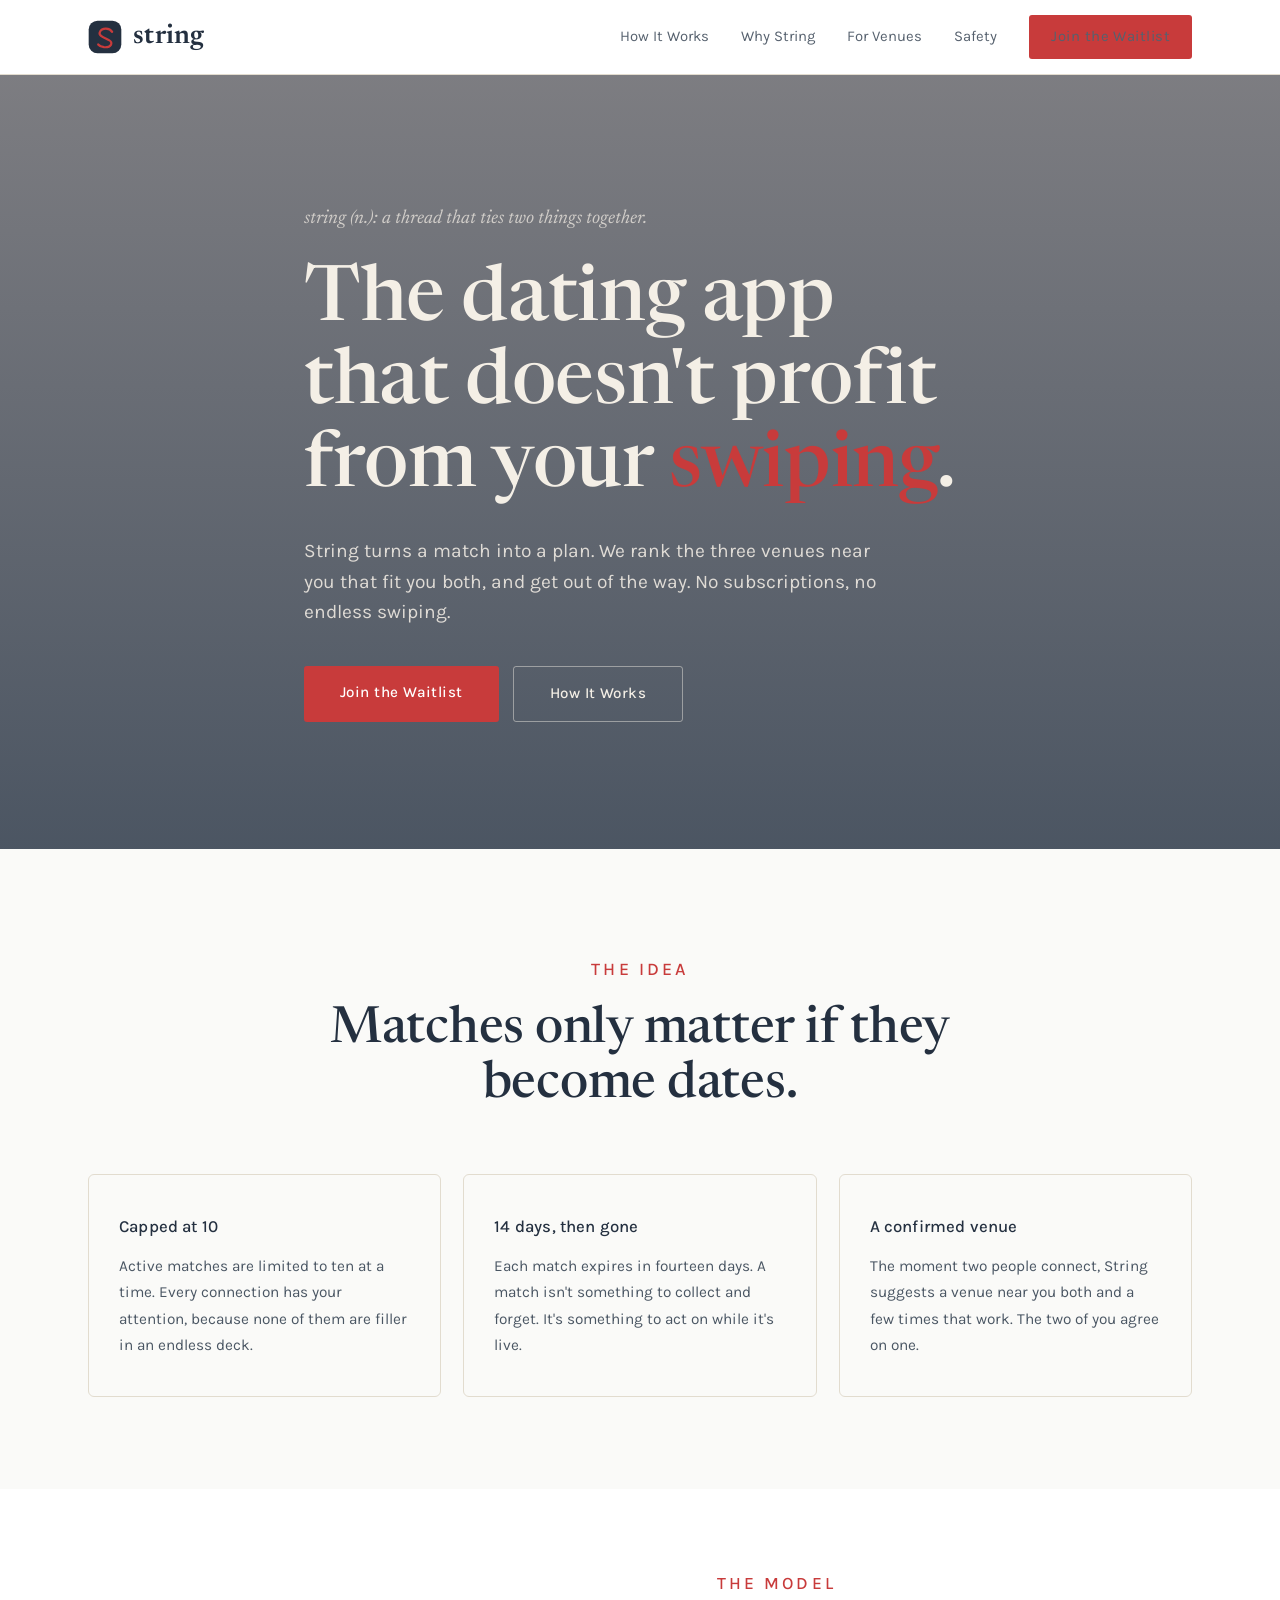
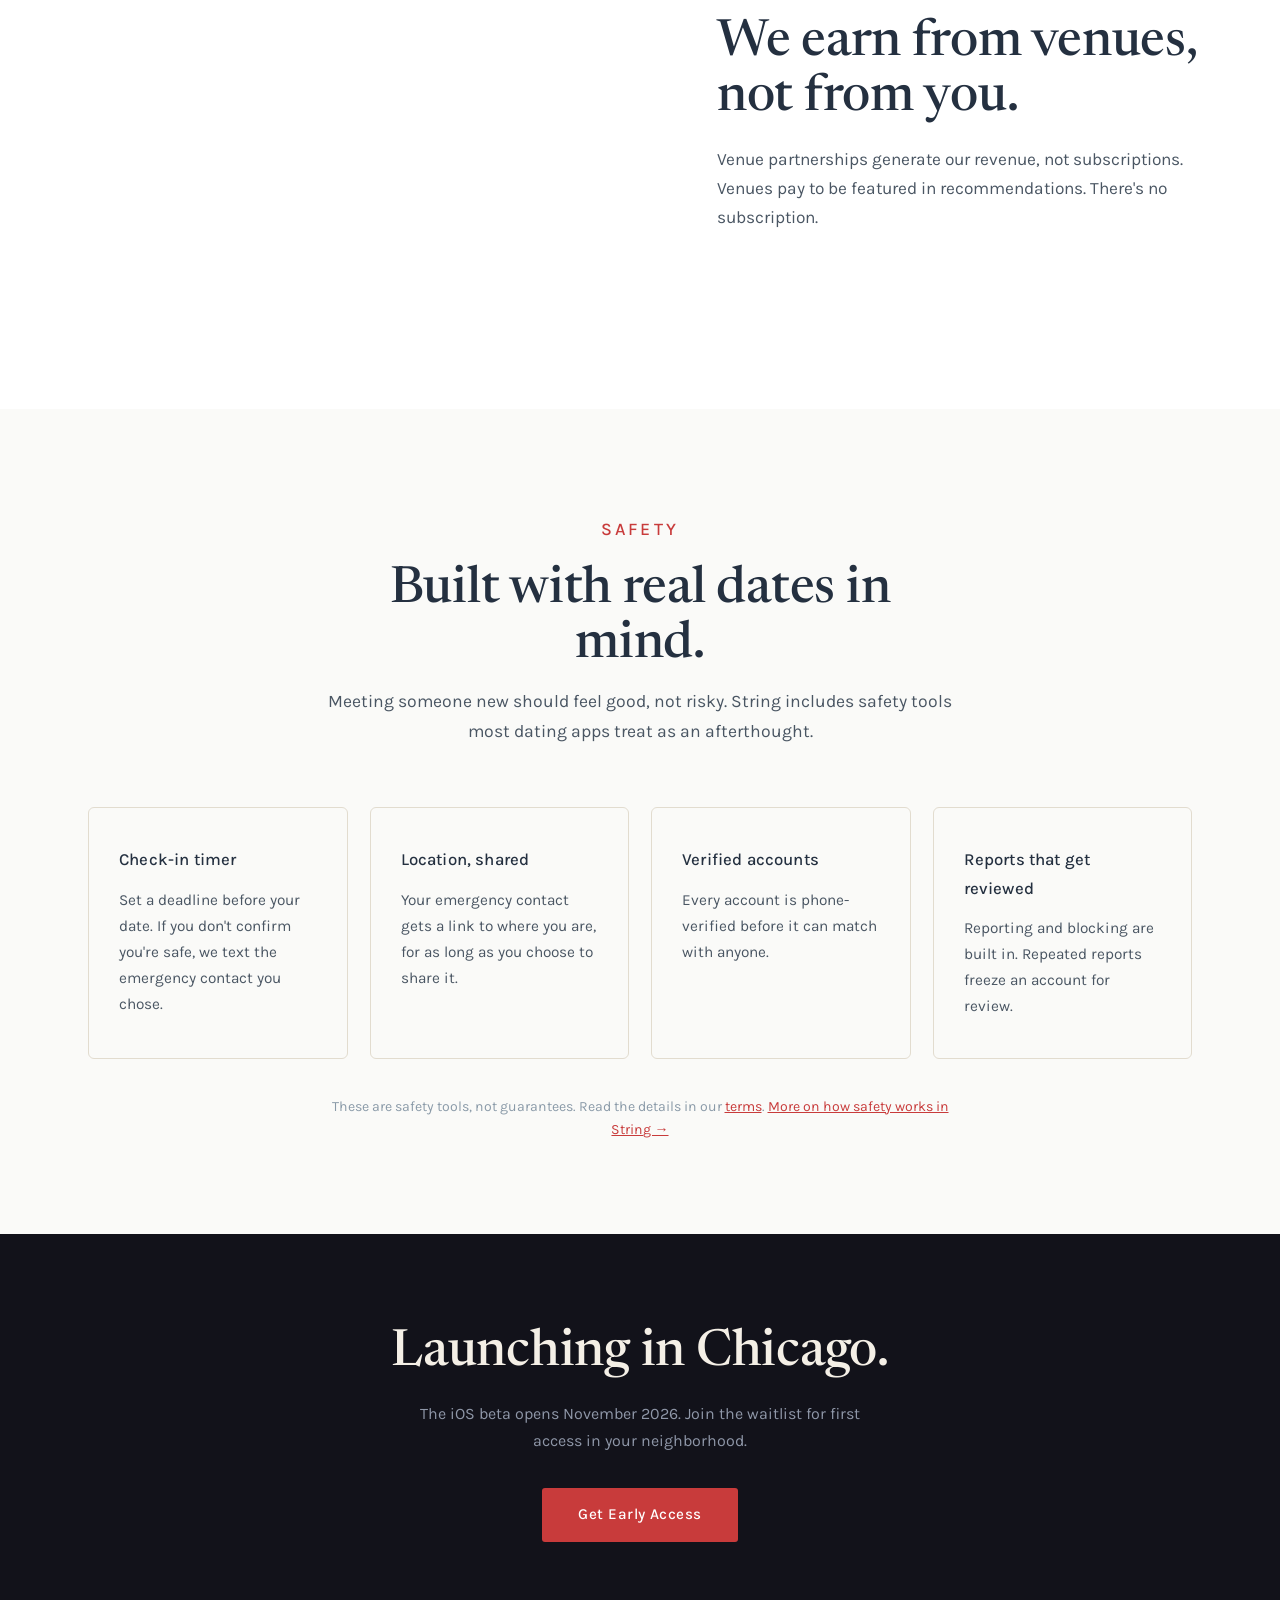
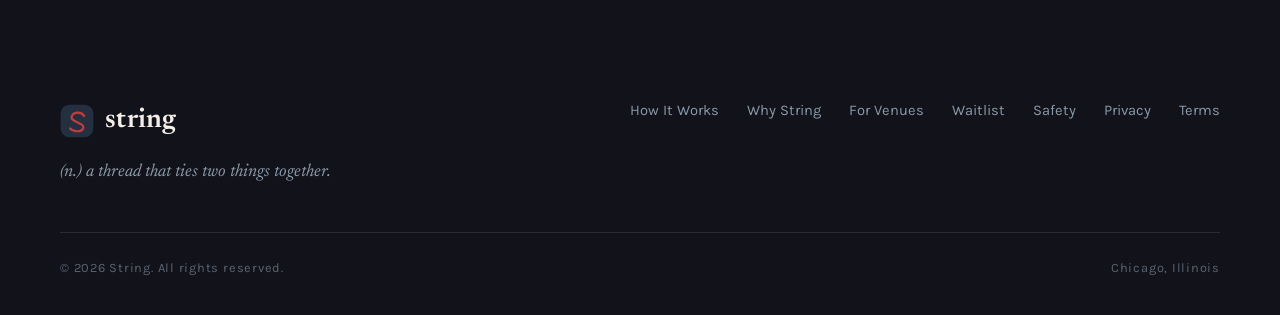
<file: index.html>
<!DOCTYPE html>
<html lang="en">
<head>
<meta charset="UTF-8">
<meta name="viewport" content="width=device-width, initial-scale=1.0">
<title>String — a thread that ties two things together</title>
<meta name="description" content="String is a dating app built to get you to a real date, with a check-in timer, phone-verified accounts, and photo moderation built in. Venues support the app; there's no subscription. iOS beta, November 2026.">
<link rel="icon" type="image/svg+xml" href="string-mark.svg">
<link rel="preconnect" href="https://fonts.googleapis.com">
<link rel="preconnect" href="https://fonts.gstatic.com" crossorigin>
<link href="https://fonts.googleapis.com/css2?family=Newsreader:ital,wght@0,400;0,500;0,600;1,400;1,500&family=Karla:wght@400;500;600&display=swap" rel="stylesheet">
<link rel="stylesheet" href="styles.css">
</head>
<body>

<nav>
  <div class="nav-inner">
    <a class='logo' href='index.html'><img src="string-mark.svg" alt=""> string</a>
    <div class="nav-links">
      <a href='how-it-works.html'>How It Works</a>
      <a href='why-string.html'>Why String</a>
      <a href='partners.html'>For Venues</a>
      <a href='safety.html'>Safety</a>
      <a class='btn btn-primary btn-small' href='waitlist.html'>Join the Waitlist</a>
    </div>
  </div>
</nav>

<header class="hero-photo" style="--photo: url('https://images.unsplash.com/photo-1616624446421-b6a136da737d?q=80&w=2400&auto=format&fit=crop')">
  <div class="container">
    <p class="definition">string (n.): a thread that ties two things together.</p>
    <h1>The dating app that doesn't profit from your <span class="accent">swiping</span>.</h1>
    <p class="lead">String turns a match into a plan. We rank the three venues near you that fit you both, and get out of the way. No subscriptions, no endless swiping.</p>
    <div class="hero-cta">
      <a class='btn btn-primary' href='waitlist.html'>Join the Waitlist</a>
      <a class='btn btn-outline-light' href='how-it-works.html'>How It Works</a>
    </div>
  </div>
</header>

<section class="band">
  <div class="container">
    <div class="section-head">
      <p class="eyebrow">The idea</p>
      <h2>Matches only matter if they become dates.</h2>
    </div>
    <div class="cards">
      <div class="card">
        <h3>Capped at 10</h3>
        <p>Active matches are limited to ten at a time. Every connection has your attention, because none of them are filler in an endless deck.</p>
      </div>
      <div class="card">
        <h3>14 days, then gone</h3>
        <p>Each match expires in fourteen days. A match isn't something to collect and forget. It's something to act on while it's live.</p>
      </div>
      <div class="card">
        <h3>A confirmed venue</h3>
        <p>The moment two people connect, String suggests a venue near you both and a few times that work. The two of you agree on one.</p>
      </div>
    </div>
  </div>
</section>

<section class="split tall" style="padding:0;">
  <div class="split-photo" style="background-image:url('https://images.unsplash.com/photo-1771532447024-ee348a315f41?q=80&w=2000&auto=format&fit=crop')"></div>
  <div class="split-text">
    <p class="eyebrow">The model</p>
    <h2>We earn from venues, not from you.</h2>
    <p>Venue partnerships generate our revenue, not subscriptions. Venues pay to be featured in recommendations. There's no subscription.</p>
  </div>
</section>

<section class="band">
  <div class="container">
    <div class="section-head">
      <p class="eyebrow">Safety</p>
      <h2>Built with real dates in mind.</h2>
      <p>Meeting someone new should feel good, not risky. String includes safety tools most dating apps treat as an afterthought.</p>
    </div>
    <div class="cards">
      <div class="card">
        <h3>Check-in timer</h3>
        <p>Set a deadline before your date. If you don't confirm you're safe, we text the emergency contact you chose.</p>
      </div>
      <div class="card">
        <h3>Location, shared</h3>
        <p>Your emergency contact gets a link to where you are, for as long as you choose to share it.</p>
      </div>
      <div class="card">
        <h3>Verified accounts</h3>
        <p>Every account is phone-verified before it can match with anyone.</p>
      </div>
      <div class="card">
        <h3>Reports that get reviewed</h3>
        <p>Reporting and blocking are built in. Repeated reports freeze an account for review.</p>
      </div>
    </div>
    <p class="safety-note" style="text-align:center;">These are safety tools, not guarantees. Read the details in our <a href="terms.html">terms</a>. <a href="safety.html">More on how safety works in String →</a></p>
  </div>
</section>

<section class="band-ink">
  <div class="container narrow" style="text-align:center;">
    <h2 style="color:var(--cream);">Launching in Chicago.</h2>
    <p style="max-width:480px;margin:18px auto 34px;">The iOS beta opens November 2026. Join the waitlist for first access in your neighborhood.</p>
    <a class='btn btn-primary' href='waitlist.html'>Get Early Access</a>
  </div>
</section>

<footer>
  <div class="footer-inner">
    <div>
      <div class="logo"><img src="string-mark.svg" alt=""> string</div>
      <p class="footer-def">(n.) a thread that ties two things together.</p>
    </div>
    <div class="footer-links">
      <a href='how-it-works.html'>How It Works</a>
      <a href='why-string.html'>Why String</a>
      <a href='partners.html'>For Venues</a>
      <a href='waitlist.html'>Waitlist</a>
      <a href='safety.html'>Safety</a>
      <a href='privacy.html'>Privacy</a>
      <a href='terms.html'>Terms</a>
    </div>
  </div>
  <div class="copyright">
    <span>© 2026 String. All rights reserved.</span>
    <span>Chicago, Illinois</span>
  </div>
</footer>

</body>
</html>
</file>
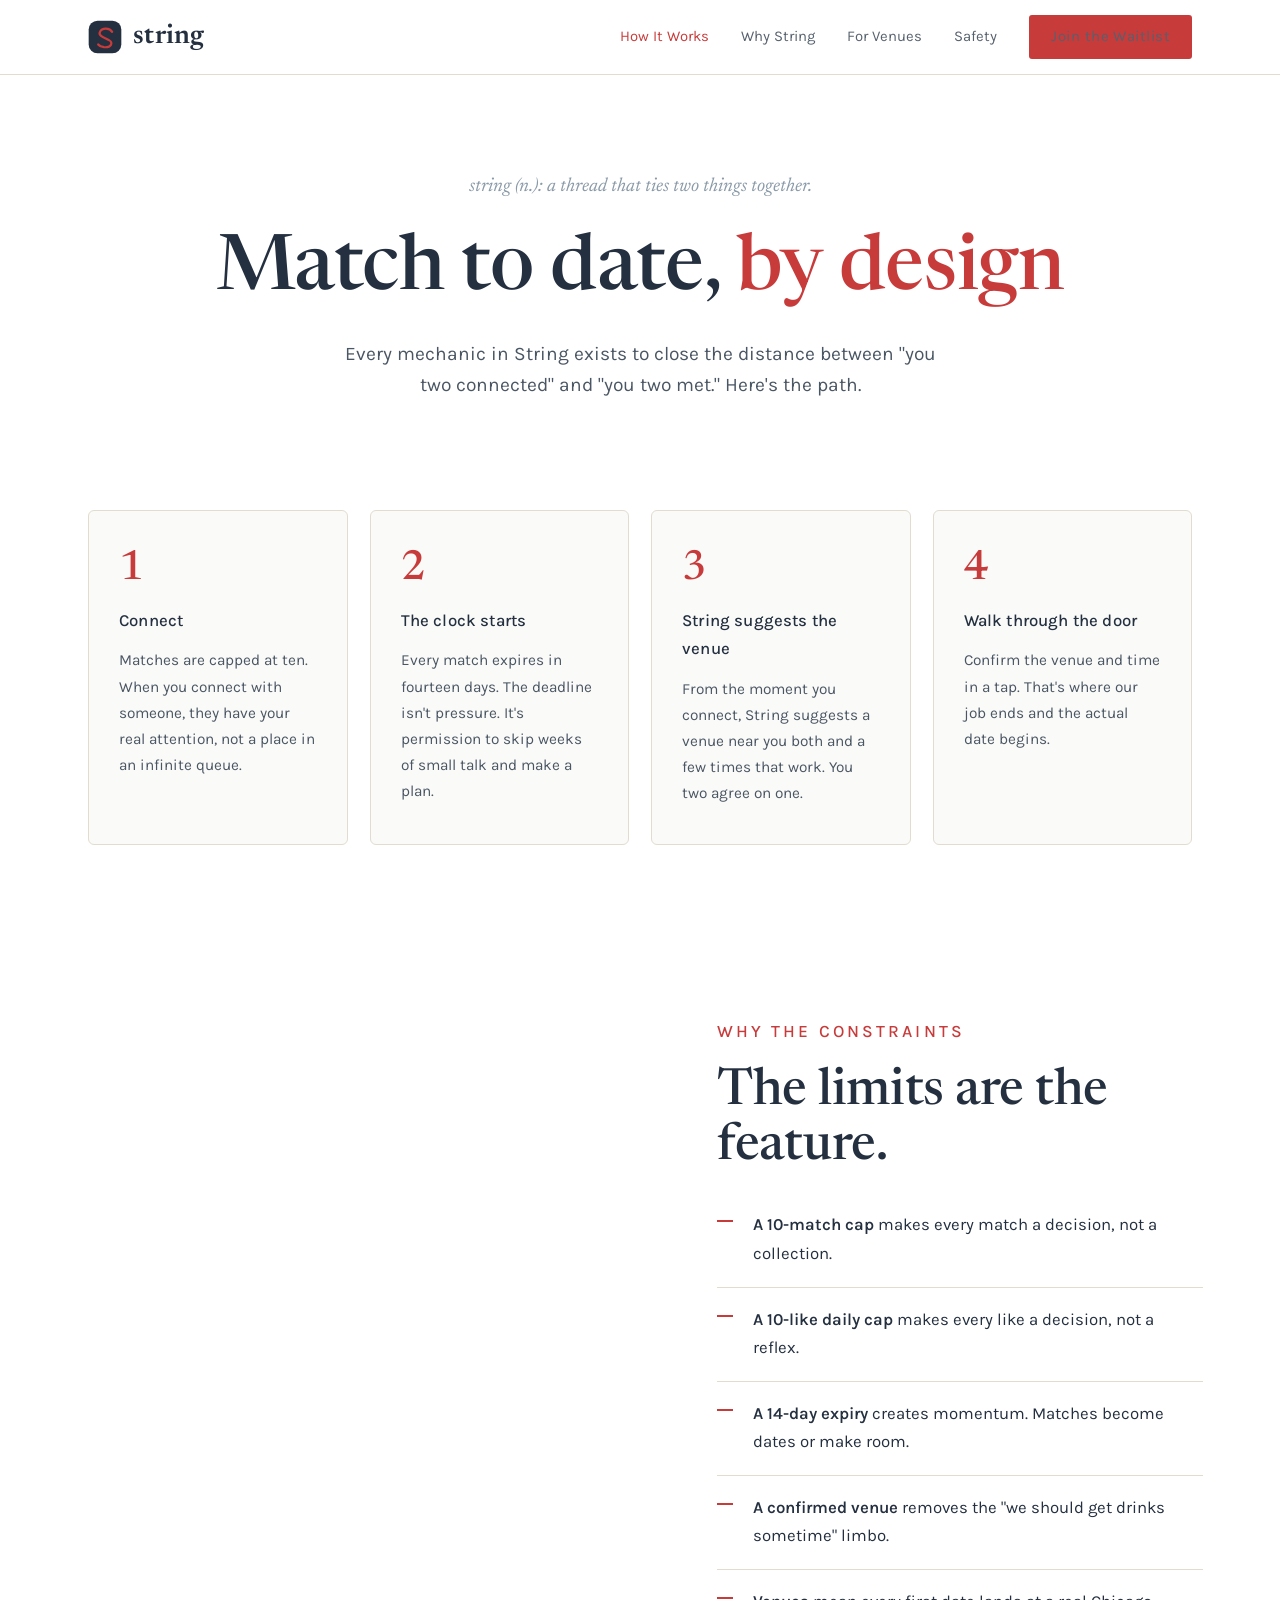
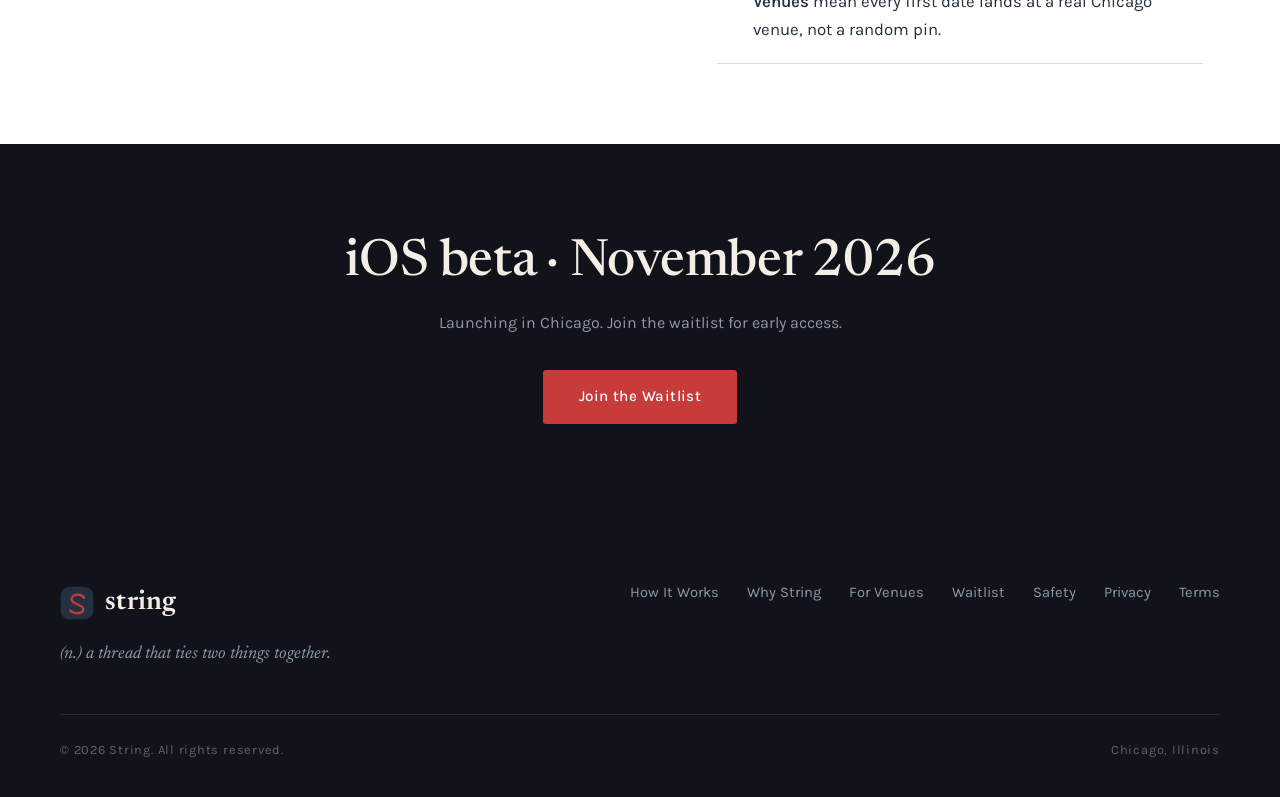
<file: how-it-works.html>
<!DOCTYPE html>
<html lang="en">
<head>
<meta charset="UTF-8">
<meta name="viewport" content="width=device-width, initial-scale=1.0">
<title>How It Works — String</title>
<meta name="description" content="How String moves a match to a confirmed date: a 10-match cap, a 10-like daily cap, a 14-day expiry, and a suggested venue near you both.">
<link rel="icon" type="image/svg+xml" href="string-mark.svg">
<link rel="preconnect" href="https://fonts.googleapis.com">
<link rel="preconnect" href="https://fonts.gstatic.com" crossorigin>
<link href="https://fonts.googleapis.com/css2?family=Newsreader:ital,wght@0,400;0,500;0,600;1,400;1,500&family=Karla:wght@400;500;600&display=swap" rel="stylesheet">
<link rel="stylesheet" href="styles.css">
</head>
<body>

<nav>
  <div class="nav-inner">
    <a class='logo' href='index.html'><img src="string-mark.svg" alt=""> string</a>
    <div class="nav-links">
      <a class='active' href='how-it-works.html'>How It Works</a>
      <a href='why-string.html'>Why String</a>
      <a href='partners.html'>For Venues</a>
      <a href='safety.html'>Safety</a>
      <a class='btn btn-primary btn-small' href='waitlist.html'>Join the Waitlist</a>
    </div>
  </div>
</nav>

<header class="hero center">
  <div class="container">
    <p class="definition">string (n.): a thread that ties two things together.</p>
    <h1>Match to date, <span class="accent">by design</span></h1>
    <p class="lead">Every mechanic in String exists to close the distance between "you two connected" and "you two met." Here's the path.</p>
  </div>
</header>

<section style="padding-top:0;">
  <div class="container">
    <div class="cards">
      <div class="card">
        <span class="step-num">1</span>
        <h3>Connect</h3>
        <p>Matches are capped at ten. When you connect with someone, they have your real attention, not a place in an infinite queue.</p>
      </div>
      <div class="card">
        <span class="step-num">2</span>
        <h3>The clock starts</h3>
        <p>Every match expires in fourteen days. The deadline isn't pressure. It's permission to skip weeks of small talk and make a plan.</p>
      </div>
      <div class="card">
        <span class="step-num">3</span>
        <h3>String suggests the venue</h3>
        <p>From the moment you connect, String suggests a venue near you both and a few times that work. You two agree on one.</p>
      </div>
      <div class="card">
        <span class="step-num">4</span>
        <h3>Walk through the door</h3>
        <p>Confirm the venue and time in a tap. That's where our job ends and the actual date begins.</p>
      </div>
    </div>
  </div>
</section>

<section class="split tall reverse" style="padding:0;">
  <div class="split-photo" style="background-image:url('https://images.unsplash.com/photo-1771532447024-ee348a315f41?q=80&w=2000&auto=format&fit=crop')"></div>
  <div class="split-text">
    <p class="eyebrow">Why the constraints</p>
    <h2>The limits are the feature.</h2>
    <ul class="checklist" style="margin-top:8px;">
      <li><strong>A 10-match cap</strong> makes every match a decision, not a collection.</li>
      <li><strong>A 10-like daily cap</strong> makes every like a decision, not a reflex.</li>
      <li><strong>A 14-day expiry</strong> creates momentum. Matches become dates or make room.</li>
      <li><strong>A confirmed venue</strong> removes the "we should get drinks sometime" limbo.</li>
      <li><strong>Venues</strong> mean every first date lands at a real Chicago venue, not a random pin.</li>
    </ul>
  </div>
</section>

<section class="band-ink">
  <div class="container narrow" style="text-align:center;">
    <h2 style="color:var(--cream);">iOS beta · November 2026</h2>
    <p style="max-width:460px;margin:18px auto 34px;">Launching in Chicago. Join the waitlist for early access.</p>
    <a class='btn btn-primary' href='waitlist.html'>Join the Waitlist</a>
  </div>
</section>

<footer>
  <div class="footer-inner">
    <div>
      <div class="logo"><img src="string-mark.svg" alt=""> string</div>
      <p class="footer-def">(n.) a thread that ties two things together.</p>
    </div>
    <div class="footer-links">
      <a href='how-it-works.html'>How It Works</a>
      <a href='why-string.html'>Why String</a>
      <a href='partners.html'>For Venues</a>
      <a href='waitlist.html'>Waitlist</a>
      <a href='safety.html'>Safety</a>
      <a href='privacy.html'>Privacy</a>
      <a href='terms.html'>Terms</a>
    </div>
  </div>
  <div class="copyright">
    <span>© 2026 String. All rights reserved.</span>
    <span>Chicago, Illinois</span>
  </div>
</footer>

</body>
</html>
</file>
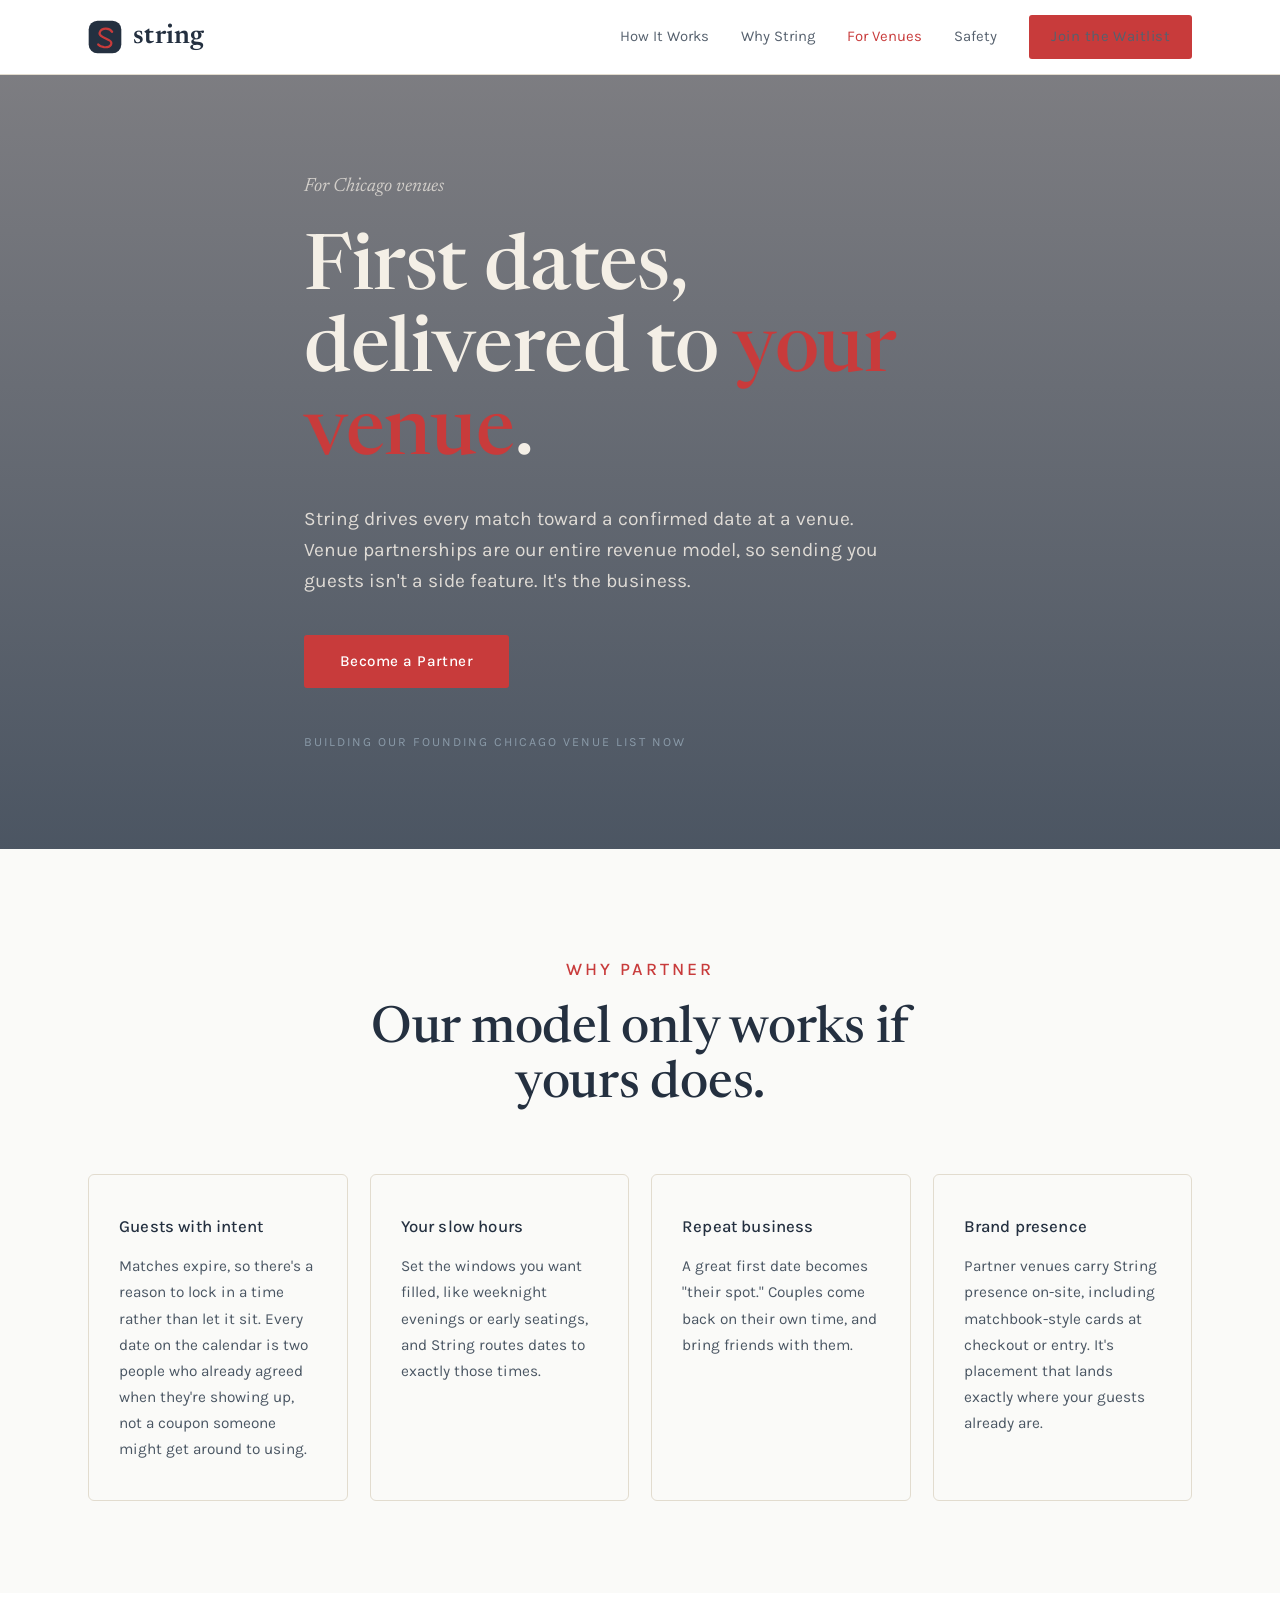
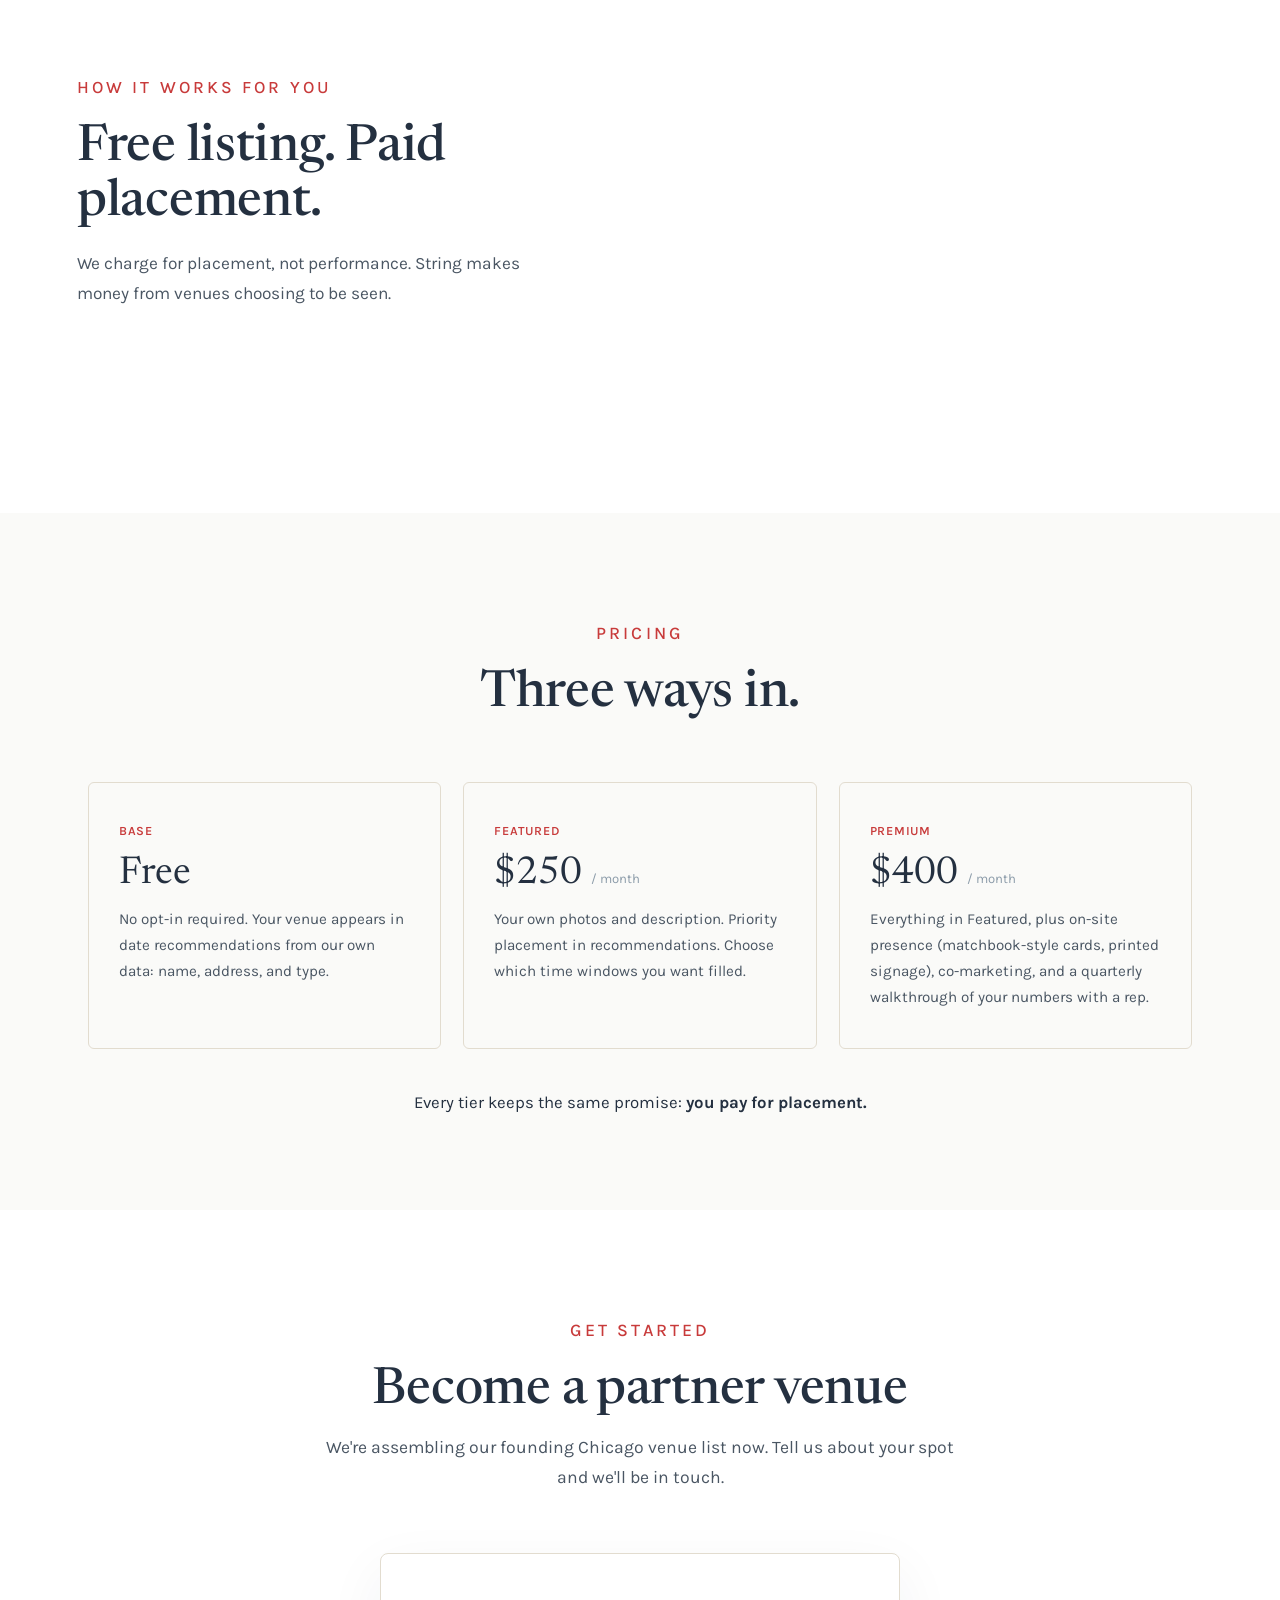
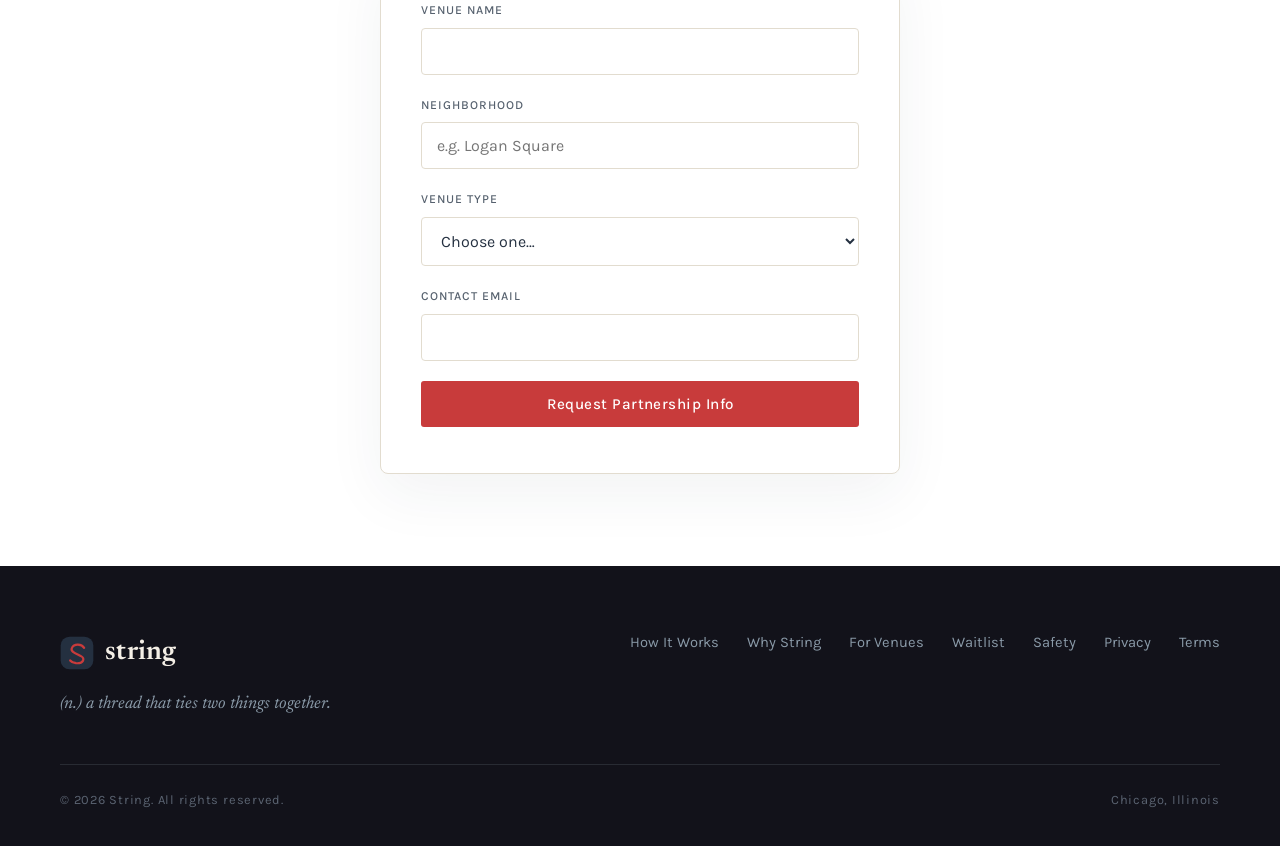
<file: partners.html>
<!DOCTYPE html>
<html lang="en">
<head>
<meta charset="UTF-8">
<meta name="viewport" content="width=device-width, initial-scale=1.0">
<title>For Venues — String</title>
<meta name="description" content="Partner with String. We send confirmed first dates to your venue. Venue partnerships are our entire revenue model: sending you guests is the business.">
<link rel="icon" type="image/svg+xml" href="string-mark.svg">
<link rel="preconnect" href="https://fonts.googleapis.com">
<link rel="preconnect" href="https://fonts.gstatic.com" crossorigin>
<link href="https://fonts.googleapis.com/css2?family=Newsreader:ital,wght@0,400;0,500;0,600;1,400;1,500&family=Karla:wght@400;500;600&display=swap" rel="stylesheet">
<link rel="stylesheet" href="styles.css">
</head>
<body>

<nav>
  <div class="nav-inner">
    <a class='logo' href='index.html'><img src="string-mark.svg" alt=""> string</a>
    <div class="nav-links">
      <a href='how-it-works.html'>How It Works</a>
      <a href='why-string.html'>Why String</a>
      <a class='active' href='partners.html'>For Venues</a>
      <a href='safety.html'>Safety</a>
      <a class='btn btn-primary btn-small' href='waitlist.html'>Join the Waitlist</a>
    </div>
  </div>
</nav>

<header class="hero-photo" style="--photo: url('https://images.unsplash.com/photo-1771532447024-ee348a315f41?q=80&w=2000&auto=format&fit=crop')">
  <div class="container">
    <p class="definition">For Chicago venues</p>
    <h1>First dates, delivered to <span class="accent">your venue</span>.</h1>
    <p class="lead">String drives every match toward a confirmed date at a venue. Venue partnerships are our entire revenue model, so sending you guests isn't a side feature. It's the business.</p>
    <div class="hero-cta">
      <a href="partners.html#venue-form" class="btn btn-primary">Become a Partner</a>
    </div>
    <p class="meta-line">Building our founding Chicago venue list now</p>
  </div>
</header>

<section class="band">
  <div class="container">
    <div class="section-head">
      <p class="eyebrow">Why partner</p>
      <h2>Our model only works if yours does.</h2>
    </div>
    <div class="cards">
      <div class="card">
        <h3>Guests with intent</h3>
        <p>Matches expire, so there's a reason to lock in a time rather than let it sit. Every date on the calendar is two people who already agreed when they're showing up, not a coupon someone might get around to using.</p>
      </div>
      <div class="card">
        <h3>Your slow hours</h3>
        <p>Set the windows you want filled, like weeknight evenings or early seatings, and String routes dates to exactly those times.</p>
      </div>
      <div class="card">
        <h3>Repeat business</h3>
        <p>A great first date becomes "their spot." Couples come back on their own time, and bring friends with them.</p>
      </div>
      <div class="card">
        <h3>Brand presence</h3>
        <p>Partner venues carry String presence on-site, including matchbook-style cards at checkout or entry. It's placement that lands exactly where your guests already are.</p>
      </div>
    </div>
  </div>
</section>

<section class="split tall reverse" style="padding:0;">
  <div class="split-text">
    <p class="eyebrow">How it works for you</p>
    <h2>Free listing. Paid placement.</h2>
    <p style="margin-top:8px;">We charge for placement, not performance. String makes money from venues choosing to be seen.</p>
  </div>
  <div class="split-photo" style="background-image:url('https://images.unsplash.com/photo-1613325277138-d89a8f0a081f?q=80&w=2400&auto=format&fit=crop')"></div>
</section>

<section class="band">
  <div class="container">
    <div class="section-head">
      <p class="eyebrow">Pricing</p>
      <h2>Three ways in.</h2>
    </div>
    <div class="cards">
      <div class="card tier-card">
        <div class="tier-name">Base</div>
        <div class="tier-price">Free</div>
        <p>No opt-in required. Your venue appears in date recommendations from our own data: name, address, and type.</p>
      </div>
      <div class="card tier-card">
        <div class="tier-name">Featured</div>
        <div class="tier-price">$250 <span>/ month</span></div>
        <p>Your own photos and description. Priority placement in recommendations. Choose which time windows you want filled.</p>
      </div>
      <div class="card tier-card">
        <div class="tier-name">Premium</div>
        <div class="tier-price">$400 <span>/ month</span></div>
        <p>Everything in Featured, plus on-site presence (matchbook-style cards, printed signage), co-marketing, and a quarterly walkthrough of your numbers with a rep.</p>
      </div>
    </div>
    <p class="tier-note">Every tier keeps the same promise: <strong>you pay for placement.</strong></p>
  </div>
</section>

<section id="venue-form">
  <div class="container">
    <div class="section-head">
      <p class="eyebrow">Get started</p>
      <h2>Become a partner venue</h2>
      <p>We're assembling our founding Chicago venue list now. Tell us about your spot and we'll be in touch.</p>
    </div>
    <form class="form-card" name="partner-venue" method="POST" data-netlify="true" netlify-honeypot="bot-field" id="partner-form">
      <input type="hidden" name="form-name" value="partner-venue">
      <p class="hp-field"><label>Leave this field blank: <input name="bot-field"></label></p>
      <div class="form-group">
        <label for="venue-name">Venue name</label>
        <input type="text" id="venue-name" name="venue-name" required>
      </div>
      <div class="form-group">
        <label for="venue-hood">Neighborhood</label>
        <input type="text" id="venue-hood" name="venue-hood" placeholder="e.g. Logan Square" required>
      </div>
      <div class="form-group">
        <label for="venue-type">Venue type</label>
        <select id="venue-type" name="venue-type" required>
          <option value="">Choose one…</option>
          <option>Restaurant</option>
          <option>Bar / wine bar</option>
          <option>Café</option>
          <option>Activity venue</option>
          <option>Other</option>
        </select>
      </div>
      <div class="form-group">
        <label for="venue-email">Contact email</label>
        <input type="email" id="venue-email" name="venue-email" required>
      </div>
      <button type="submit" class="btn btn-primary" style="width:100%;">Request Partnership Info</button>
    </form>
    <div class="form-success" id="partner-success" hidden>Thanks. We'll be in touch soon.</div>
    <script>
    (function () {
      var form = document.getElementById('partner-form');
      function encode(data) {
        return Object.keys(data).map(function (k) {
          return encodeURIComponent(k) + "=" + encodeURIComponent(data[k]);
        }).join('&');
      }
      form.addEventListener('submit', function (e) {
        e.preventDefault();
        var data = {};
        new FormData(form).forEach(function (v, k) { data[k] = v; });
        fetch('/', {
          method: 'POST',
          headers: { 'Content-Type': 'application/x-www-form-urlencoded' },
          body: encode(data)
        }).then(function () {
          form.hidden = true;
          document.getElementById('partner-success').hidden = false;
        }).catch(function () {
          alert('Something went wrong. Please try again, or email support@stringdatingapp.com.');
        });
      });
    })();
    </script>
  </div>
</section>

<footer>
  <div class="footer-inner">
    <div>
      <div class="logo"><img src="string-mark.svg" alt=""> string</div>
      <p class="footer-def">(n.) a thread that ties two things together.</p>
    </div>
    <div class="footer-links">
      <a href='how-it-works.html'>How It Works</a>
      <a href='why-string.html'>Why String</a>
      <a href='partners.html'>For Venues</a>
      <a href='waitlist.html'>Waitlist</a>
      <a href='safety.html'>Safety</a>
      <a href='privacy.html'>Privacy</a>
      <a href='terms.html'>Terms</a>
    </div>
  </div>
  <div class="copyright">
    <span>© 2026 String. All rights reserved.</span>
    <span>Chicago, Illinois</span>
  </div>
</footer>

</body>
</html>
</file>
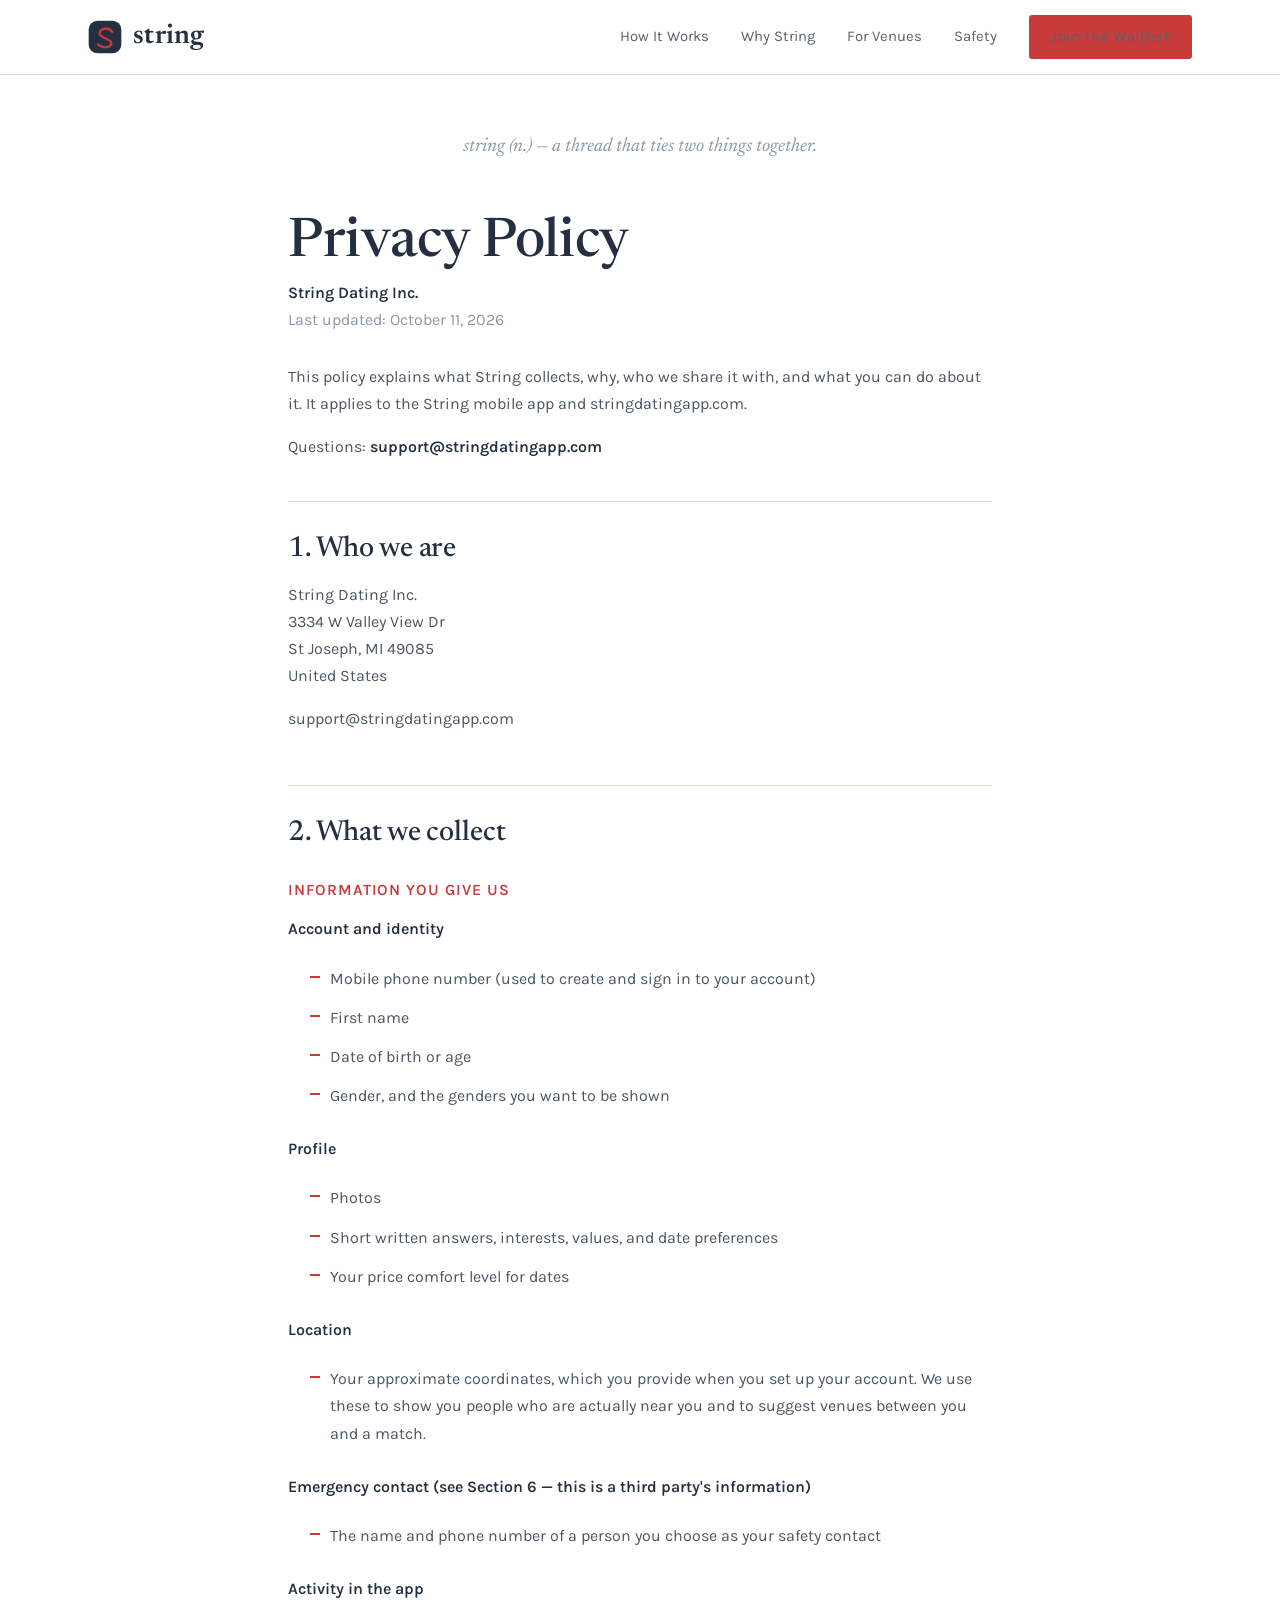
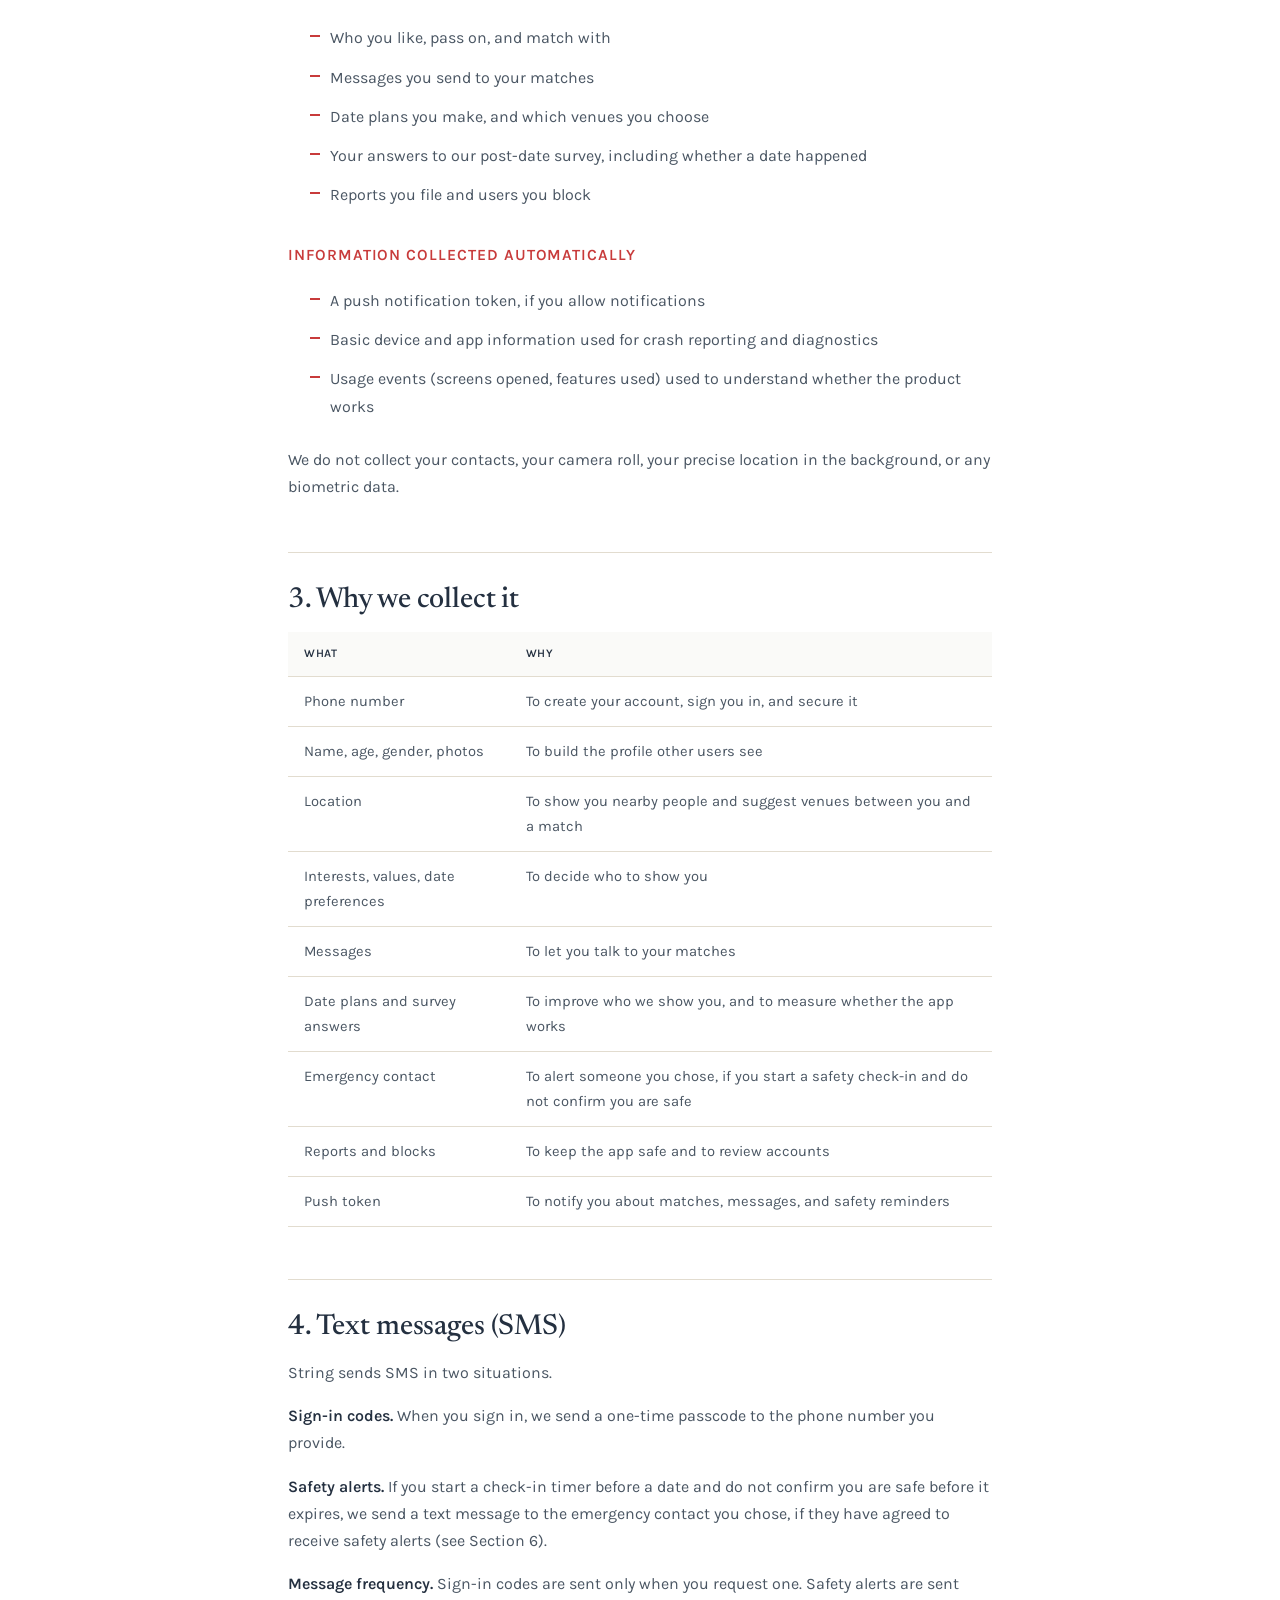
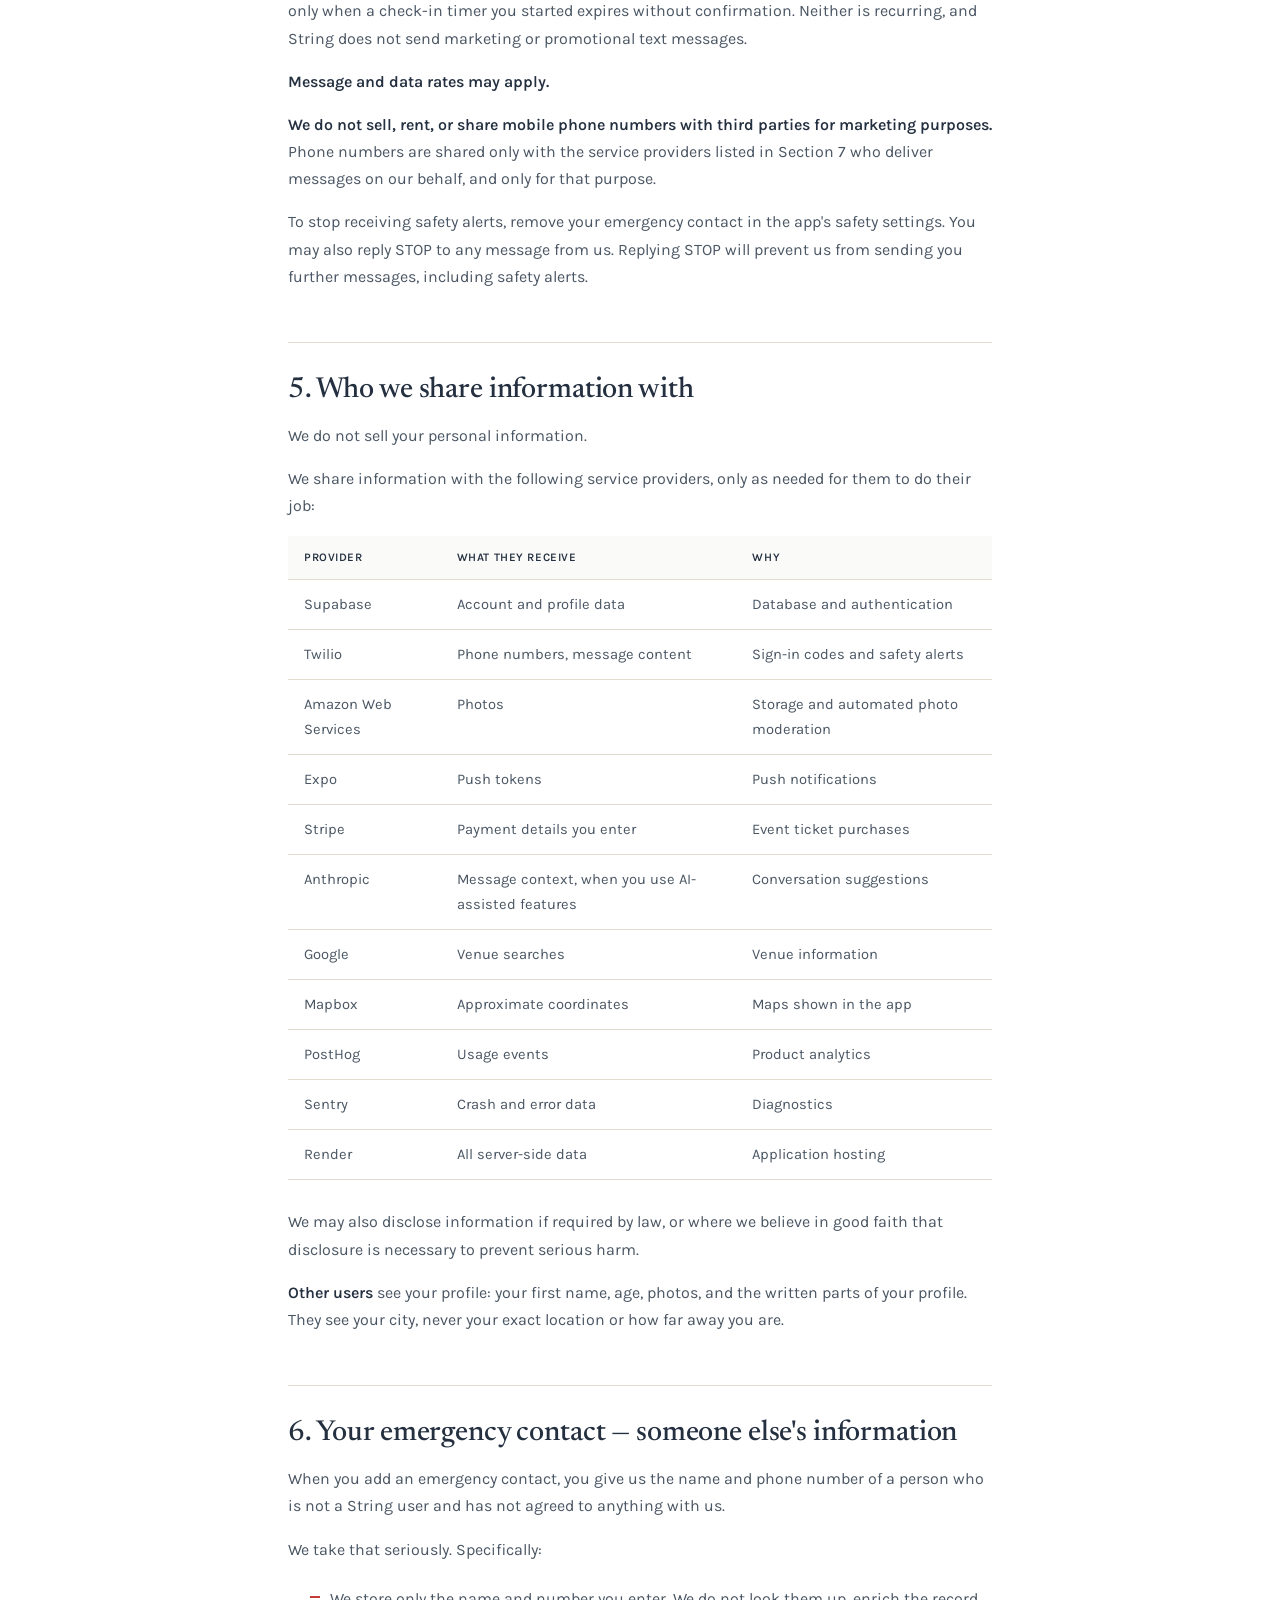
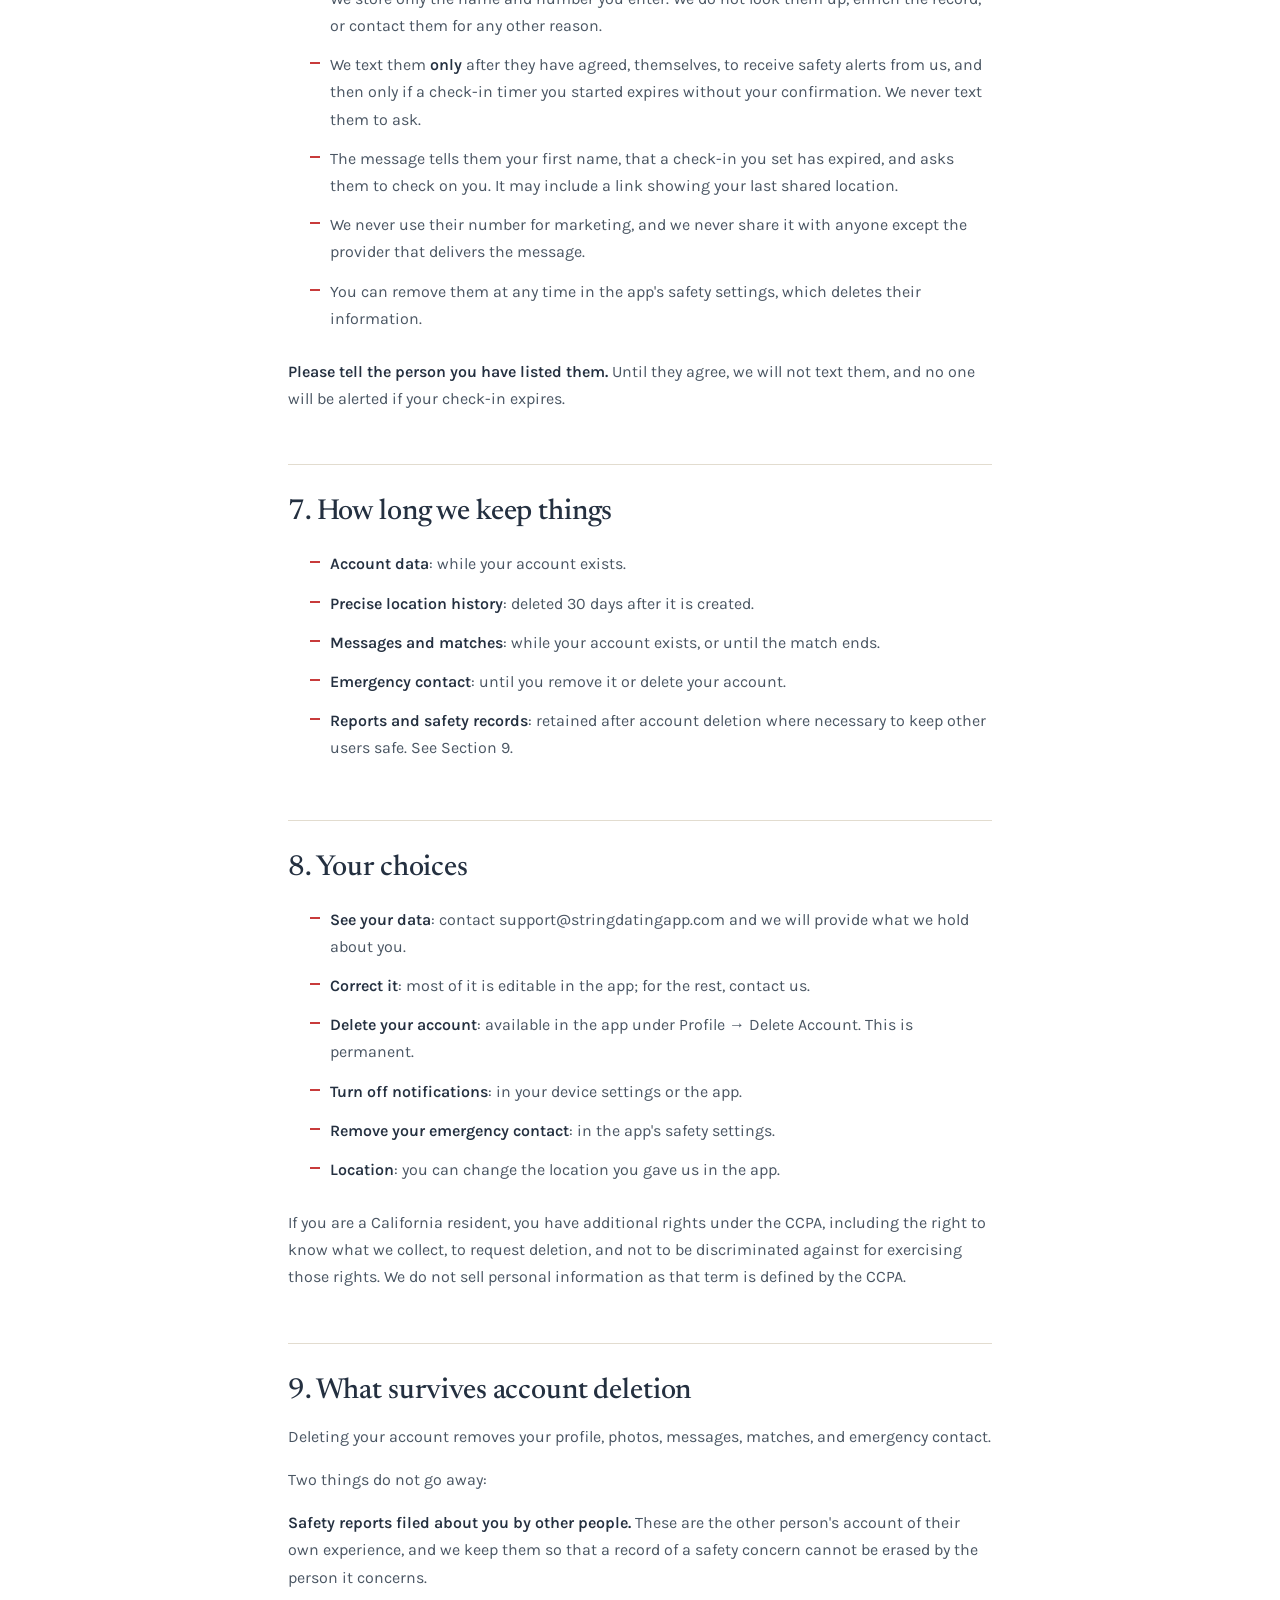
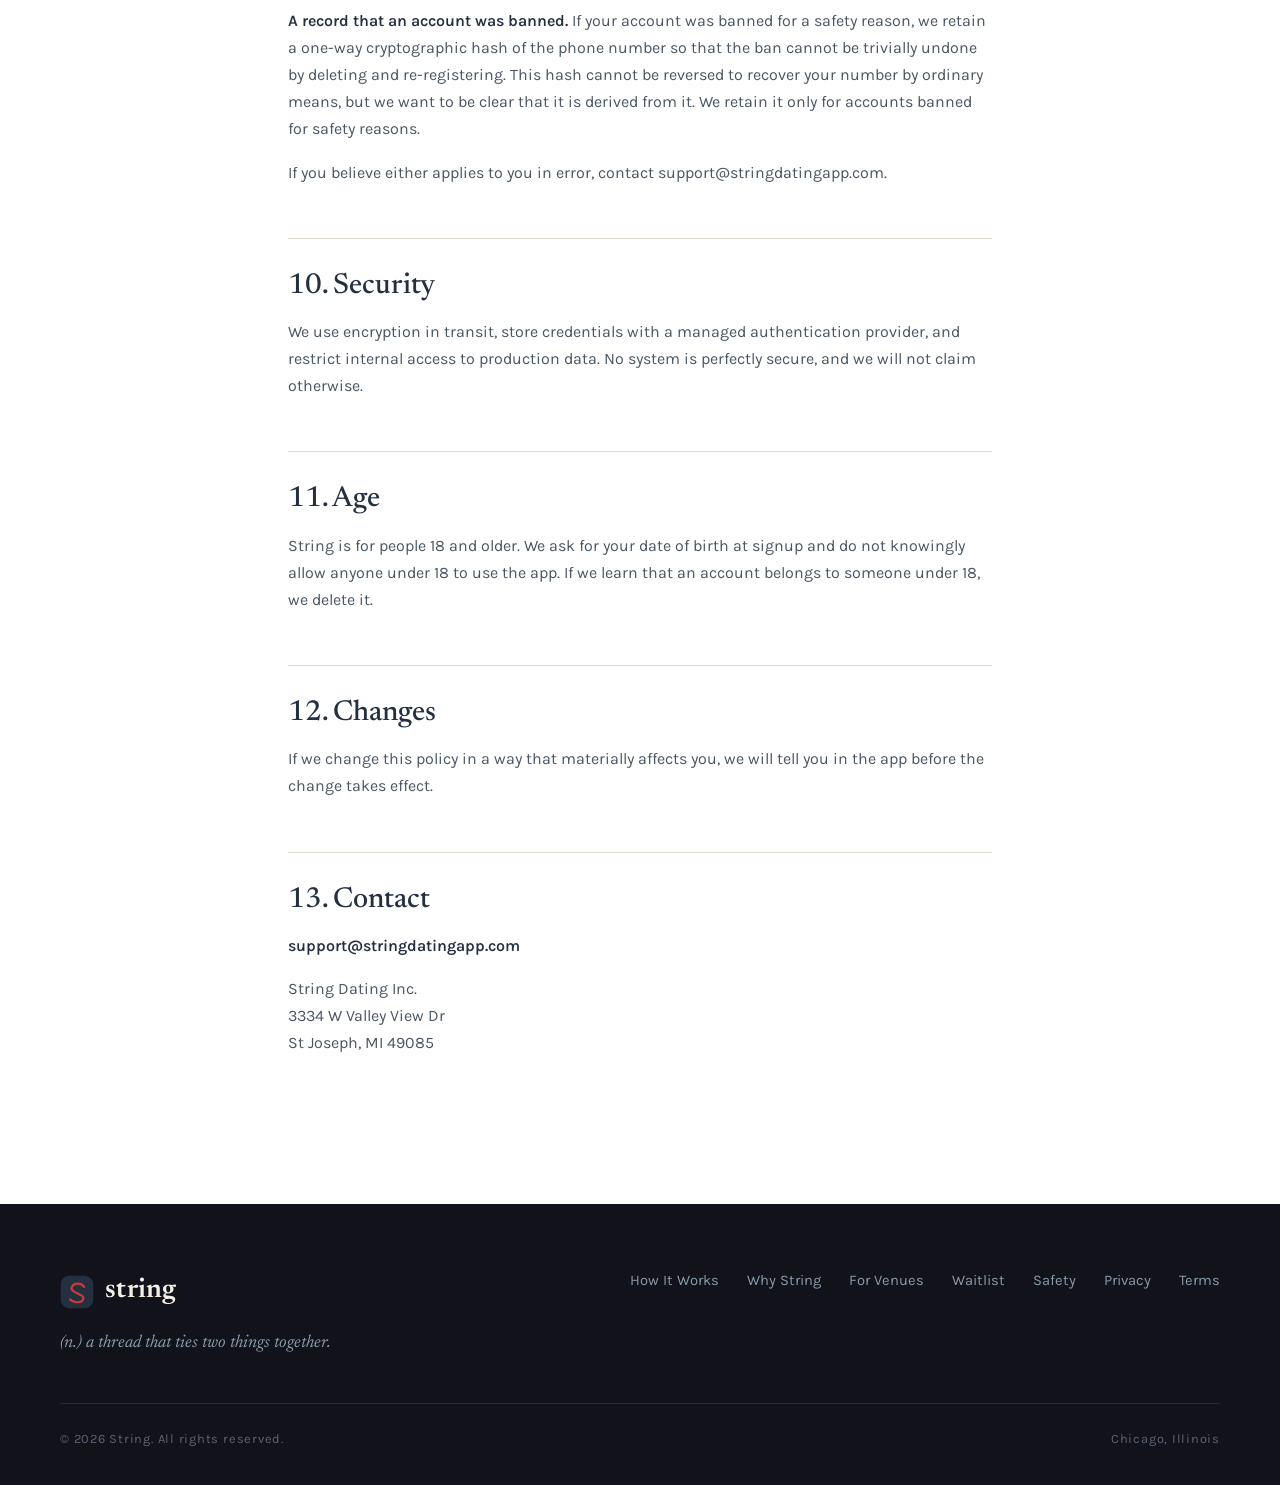
<file: privacy.html>
<!DOCTYPE html>
<html lang="en">
<head>
<meta charset="UTF-8">
<meta name="viewport" content="width=device-width, initial-scale=1.0">
<title>Privacy Policy — String</title>
<meta name="description" content="How String collects, uses, and shares your information, including our SMS and location practices.">
<link rel="icon" type="image/svg+xml" href="string-mark.svg">
<link rel="preconnect" href="https://fonts.googleapis.com">
<link rel="preconnect" href="https://fonts.gstatic.com" crossorigin>
<link href="https://fonts.googleapis.com/css2?family=Newsreader:ital,wght@0,400;0,500;0,600;1,400;1,500&family=Karla:wght@400;500;600&display=swap" rel="stylesheet">
<link rel="stylesheet" href="styles.css">
</head>
<body>

<nav>
  <div class="nav-inner">
    <a class='logo' href='index.html'><img src="string-mark.svg" alt=""> string</a>
    <div class="nav-links">
      <a href='how-it-works.html'>How It Works</a>
      <a href='why-string.html'>Why String</a>
      <a href='partners.html'>For Venues</a>
      <a href='safety.html'>Safety</a>
      <a class='btn btn-primary btn-small' href='waitlist.html'>Join the Waitlist</a>
    </div>
  </div>
</nav>

<header class="hero center legal-hero">
  <div class="container">
    <p class="definition">string (n.) — a thread that ties two things together.</p>
  </div>
</header>

<section class="legal">
  <div class="container narrow legal-body">
  <h1>Privacy Policy</h1>
  <p><strong>String Dating Inc.</strong><br />
  Last updated: October 11, 2026</p>
  <p>This policy explains what String collects, why, who we share it with, and what you can do about it. It applies to the String mobile app and stringdatingapp.com.</p>
  <p>Questions: <strong>support@stringdatingapp.com</strong></p>
  <hr />
  <h2>1. Who we are</h2>
  <p>String Dating Inc.<br />
  3334 W Valley View Dr<br />
  St Joseph, MI 49085<br />
  United States</p>
  <p>support@stringdatingapp.com</p>
  <hr />
  <h2>2. What we collect</h2>
  <h3>Information you give us</h3>
  <p><strong>Account and identity</strong></p>
  <ul>
  <li>Mobile phone number (used to create and sign in to your account)</li>
  <li>First name</li>
  <li>Date of birth or age</li>
  <li>Gender, and the genders you want to be shown</li>
  </ul>
  <p><strong>Profile</strong></p>
  <ul>
  <li>Photos</li>
  <li>Short written answers, interests, values, and date preferences</li>
  <li>Your price comfort level for dates</li>
  </ul>
  <p><strong>Location</strong></p>
  <ul>
  <li>Your approximate coordinates, which you provide when you set up your account. We use these to show you people who are actually near you and to suggest venues between you and a match.</li>
  </ul>
  <p><strong>Emergency contact (see Section 6 — this is a third party's information)</strong></p>
  <ul>
  <li>The name and phone number of a person you choose as your safety contact</li>
  </ul>
  <p><strong>Activity in the app</strong></p>
  <ul>
  <li>Who you like, pass on, and match with</li>
  <li>Messages you send to your matches</li>
  <li>Date plans you make, and which venues you choose</li>
  <li>Your answers to our post-date survey, including whether a date happened</li>
  <li>Reports you file and users you block</li>
  </ul>
  <h3>Information collected automatically</h3>
  <ul>
  <li>A push notification token, if you allow notifications</li>
  <li>Basic device and app information used for crash reporting and diagnostics</li>
  <li>Usage events (screens opened, features used) used to understand whether the product works</li>
  </ul>
  <p>We do not collect your contacts, your camera roll, your precise location in the background, or any biometric data.</p>
  <hr />
  <h2>3. Why we collect it</h2>
  <table>
  <thead>
  <tr>
  <th>What</th>
  <th>Why</th>
  </tr>
  </thead>
  <tbody>
  <tr>
  <td>Phone number</td>
  <td>To create your account, sign you in, and secure it</td>
  </tr>
  <tr>
  <td>Name, age, gender, photos</td>
  <td>To build the profile other users see</td>
  </tr>
  <tr>
  <td>Location</td>
  <td>To show you nearby people and suggest venues between you and a match</td>
  </tr>
  <tr>
  <td>Interests, values, date preferences</td>
  <td>To decide who to show you</td>
  </tr>
  <tr>
  <td>Messages</td>
  <td>To let you talk to your matches</td>
  </tr>
  <tr>
  <td>Date plans and survey answers</td>
  <td>To improve who we show you, and to measure whether the app works</td>
  </tr>
  <tr>
  <td>Emergency contact</td>
  <td>To alert someone you chose, if you start a safety check-in and do not confirm you are safe</td>
  </tr>
  <tr>
  <td>Reports and blocks</td>
  <td>To keep the app safe and to review accounts</td>
  </tr>
  <tr>
  <td>Push token</td>
  <td>To notify you about matches, messages, and safety reminders</td>
  </tr>
  </tbody>
  </table>
  <hr />
  <h2>4. Text messages (SMS)</h2>
  <p>String sends SMS in two situations.</p>
  <p><strong>Sign-in codes.</strong> When you sign in, we send a one-time passcode to the phone number you provide.</p>
  <p><strong>Safety alerts.</strong> If you start a check-in timer before a date and do not confirm you are safe before it expires, we send a text message to the emergency contact you chose, if they have agreed to receive safety alerts (see Section 6).</p>
  <p><strong>Message frequency.</strong> Sign-in codes are sent only when you request one. Safety alerts are sent only when a check-in timer you started expires without confirmation. Neither is recurring, and String does not send marketing or promotional text messages.</p>
  <p><strong>Message and data rates may apply.</strong></p>
  <p><strong>We do not sell, rent, or share mobile phone numbers with third parties for marketing purposes.</strong> Phone numbers are shared only with the service providers listed in Section 7 who deliver messages on our behalf, and only for that purpose.</p>
  <p>To stop receiving safety alerts, remove your emergency contact in the app's safety settings. You may also reply STOP to any message from us. Replying STOP will prevent us from sending you further messages, including safety alerts.</p>
  <hr />
  <h2>5. Who we share information with</h2>
  <p>We do not sell your personal information.</p>
  <p>We share information with the following service providers, only as needed for them to do their job:</p>
  <table>
  <thead>
  <tr>
  <th>Provider</th>
  <th>What they receive</th>
  <th>Why</th>
  </tr>
  </thead>
  <tbody>
  <tr>
  <td>Supabase</td>
  <td>Account and profile data</td>
  <td>Database and authentication</td>
  </tr>
  <tr>
  <td>Twilio</td>
  <td>Phone numbers, message content</td>
  <td>Sign-in codes and safety alerts</td>
  </tr>
  <tr>
  <td>Amazon Web Services</td>
  <td>Photos</td>
  <td>Storage and automated photo moderation</td>
  </tr>
  <tr>
  <td>Expo</td>
  <td>Push tokens</td>
  <td>Push notifications</td>
  </tr>
  <tr>
  <td>Stripe</td>
  <td>Payment details you enter</td>
  <td>Event ticket purchases</td>
  </tr>
  <tr>
  <td>Anthropic</td>
  <td>Message context, when you use AI-assisted features</td>
  <td>Conversation suggestions</td>
  </tr>
  <tr>
  <td>Google</td>
  <td>Venue searches</td>
  <td>Venue information</td>
  </tr>
  <tr>
  <td>Mapbox</td>
  <td>Approximate coordinates</td>
  <td>Maps shown in the app</td>
  </tr>
  <tr>
  <td>PostHog</td>
  <td>Usage events</td>
  <td>Product analytics</td>
  </tr>
  <tr>
  <td>Sentry</td>
  <td>Crash and error data</td>
  <td>Diagnostics</td>
  </tr>
  <tr>
  <td>Render</td>
  <td>All server-side data</td>
  <td>Application hosting</td>
  </tr>
  </tbody>
  </table>
  <p>We may also disclose information if required by law, or where we believe in good faith that disclosure is necessary to prevent serious harm.</p>
  <p><strong>Other users</strong> see your profile: your first name, age, photos, and the written parts of your profile. They see your city, never your exact location or how far away you are.</p>
  <hr />
  <h2>6. Your emergency contact — someone else's information</h2>
  <p>When you add an emergency contact, you give us the name and phone number of a person who is not a String user and has not agreed to anything with us.</p>
  <p>We take that seriously. Specifically:</p>
  <ul>
  <li>We store only the name and number you enter. We do not look them up, enrich the record, or contact them for any other reason.</li>
  <li>We text them <strong>only</strong> after they have agreed, themselves, to receive safety alerts from us, and then only if a check-in timer you started expires without your confirmation. We never text them to ask.</li>
  <li>The message tells them your first name, that a check-in you set has expired, and asks them to check on you. It may include a link showing your last shared location.</li>
  <li>We never use their number for marketing, and we never share it with anyone except the provider that delivers the message.</li>
  <li>You can remove them at any time in the app's safety settings, which deletes their information.</li>
  </ul>
  <p><strong>Please tell the person you have listed them.</strong> Until they agree, we will not text them, and no one will be alerted if your check-in expires.</p>
  <hr />
  <h2>7. How long we keep things</h2>
  <ul>
  <li><strong>Account data</strong>: while your account exists.</li>
  <li><strong>Precise location history</strong>: deleted 30 days after it is created.</li>
  <li><strong>Messages and matches</strong>: while your account exists, or until the match ends.</li>
  <li><strong>Emergency contact</strong>: until you remove it or delete your account.</li>
  <li><strong>Reports and safety records</strong>: retained after account deletion where necessary to keep other users safe. See Section 9.</li>
  </ul>
  <hr />
  <h2>8. Your choices</h2>
  <ul>
  <li><strong>See your data</strong>: contact support@stringdatingapp.com and we will provide what we hold about you.</li>
  <li><strong>Correct it</strong>: most of it is editable in the app; for the rest, contact us.</li>
  <li><strong>Delete your account</strong>: available in the app under Profile → Delete Account. This is permanent.</li>
  <li><strong>Turn off notifications</strong>: in your device settings or the app.</li>
  <li><strong>Remove your emergency contact</strong>: in the app's safety settings.</li>
  <li><strong>Location</strong>: you can change the location you gave us in the app.</li>
  </ul>
  <p>If you are a California resident, you have additional rights under the CCPA, including the right to know what we collect, to request deletion, and not to be discriminated against for exercising those rights. We do not sell personal information as that term is defined by the CCPA.</p>
  <hr />
  <h2>9. What survives account deletion</h2>
  <p>Deleting your account removes your profile, photos, messages, matches, and emergency contact.</p>
  <p>Two things do not go away:</p>
  <p><strong>Safety reports filed about you by other people.</strong> These are the other person's account of their own experience, and we keep them so that a record of a safety concern cannot be erased by the person it concerns.</p>
  <p><strong>A record that an account was banned.</strong> If your account was banned for a safety reason, we retain a one-way cryptographic hash of the phone number so that the ban cannot be trivially undone by deleting and re-registering. This hash cannot be reversed to recover your number by ordinary means, but we want to be clear that it is derived from it. We retain it only for accounts banned for safety reasons.</p>
  <p>If you believe either applies to you in error, contact support@stringdatingapp.com.</p>
  <hr />
  <h2>10. Security</h2>
  <p>We use encryption in transit, store credentials with a managed authentication provider, and restrict internal access to production data. No system is perfectly secure, and we will not claim otherwise.</p>
  <hr />
  <h2>11. Age</h2>
  <p>String is for people 18 and older. We ask for your date of birth at signup and do not knowingly allow anyone under 18 to use the app. If we learn that an account belongs to someone under 18, we delete it.</p>
  <hr />
  <h2>12. Changes</h2>
  <p>If we change this policy in a way that materially affects you, we will tell you in the app before the change takes effect.</p>
  <hr />
  <h2>13. Contact</h2>
  <p><strong>support@stringdatingapp.com</strong></p>
  <p>String Dating Inc.<br />
  3334 W Valley View Dr<br />
  St Joseph, MI 49085</p>
  </div>
</section>

<footer>
  <div class="footer-inner">
    <div>
      <div class="logo"><img src="string-mark.svg" alt=""> string</div>
      <p class="footer-def">(n.) a thread that ties two things together.</p>
    </div>
    <div class="footer-links">
      <a href='how-it-works.html'>How It Works</a>
      <a href='why-string.html'>Why String</a>
      <a href='partners.html'>For Venues</a>
      <a href='waitlist.html'>Waitlist</a>
      <a href='safety.html'>Safety</a>
      <a href='privacy.html'>Privacy</a>
      <a href='terms.html'>Terms</a>
    </div>
  </div>
  <div class="copyright">
    <span>© 2026 String. All rights reserved.</span>
    <span>Chicago, Illinois</span>
  </div>
</footer>

</body>
</html>
</file>
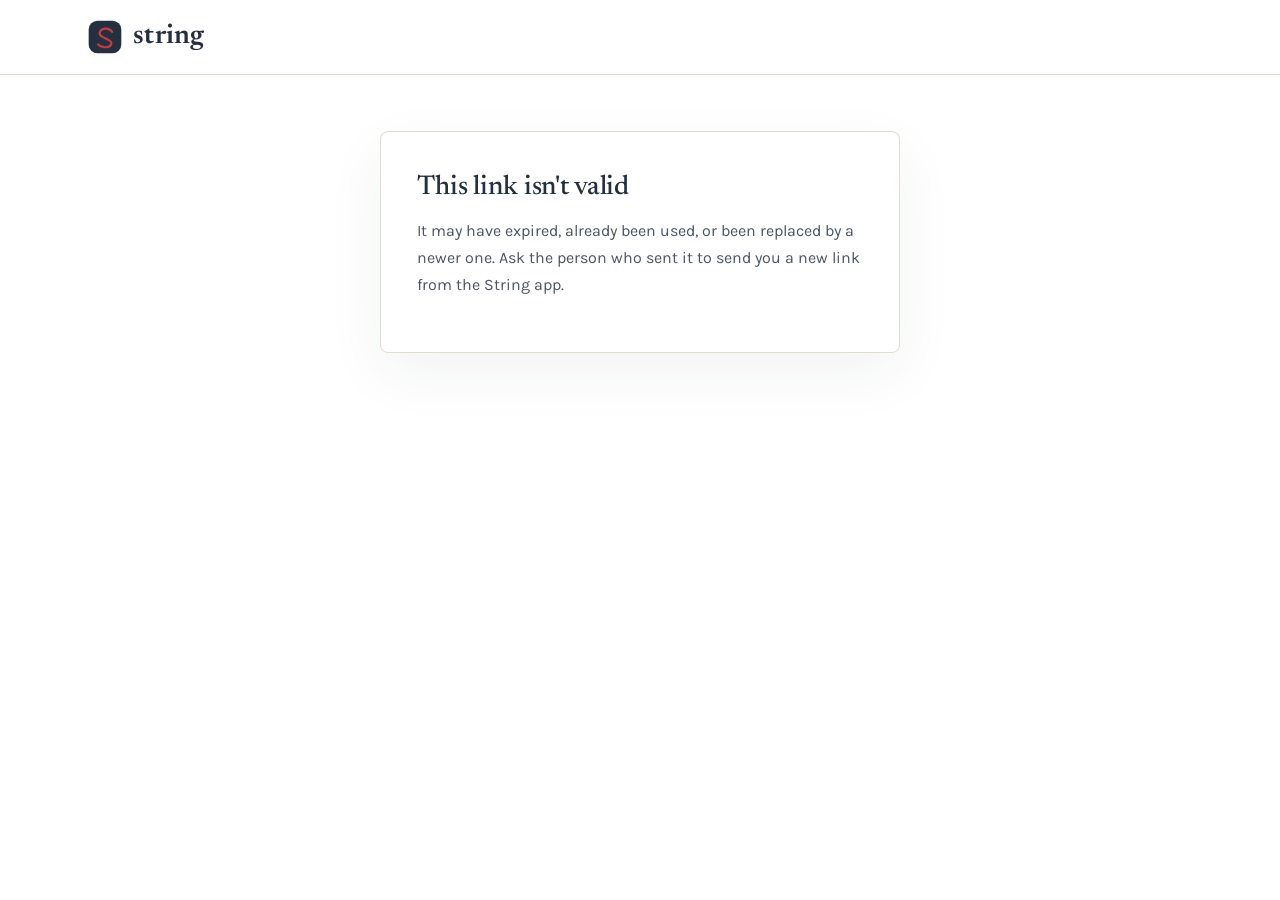
<file: safety-contact.html>
<!DOCTYPE html>
<html lang="en">
<head>
<meta charset="UTF-8">
<meta name="viewport" content="width=device-width, initial-scale=1.0">
<meta name="referrer" content="no-referrer">
<meta name="robots" content="noindex">
<title>Safety contact — String</title>
<meta name="description" content="Confirm that you agree to receive String safety alerts for someone who listed you as their safety contact.">
<link rel="icon" type="image/svg+xml" href="/string-mark.svg">
<link rel="preconnect" href="https://fonts.googleapis.com">
<link rel="preconnect" href="https://fonts.gstatic.com" crossorigin>
<link href="https://fonts.googleapis.com/css2?family=Newsreader:ital,wght@0,400;0,500;0,600;1,400;1,500&family=Karla:wght@400;500;600&display=swap" rel="stylesheet">
<link rel="stylesheet" href="/styles.css">
<style>
  /* Page-local. Mobile-first: this page is opened from a text message. */
  .sc { padding: 32px 16px 56px; }
  .sc .form-card { padding: 28px 20px; }
  @media (min-width: 560px) { .sc { padding-top: 56px; } .sc .form-card { padding: 40px 36px; } }
  .sc h1 { font-family: 'Newsreader', serif; font-weight: 500; font-size: 1.7rem; line-height: 1.2; color: var(--slate); margin-bottom: 12px; }
  .sc p { margin-bottom: 14px; }
  .sc .example-note { font-size: 0.85rem; background: var(--bg-alt); border: 1px solid var(--line); border-radius: 4px; padding: 10px 12px; margin-bottom: 18px; color: #56616e; }
  .sc .consent { display: flex; gap: 12px; align-items: flex-start; margin: 4px 0 20px; text-align: left; }
  .sc .consent input { width: 20px; height: 20px; flex: 0 0 20px; margin-top: 3px; accent-color: var(--red); }
  .sc .consent label { font-size: 0.92rem; line-height: 1.5; color: var(--ink); }
  .sc .consent a { color: var(--slate); text-decoration: underline; }
  .sc .msg { font-size: 0.92rem; border-radius: 4px; padding: 12px 14px; margin-bottom: 16px; }
  .sc .msg-error { background: #fbeaea; color: #8a2424; }
  .sc .msg-ok { background: #eaf4ec; color: #1f5a2c; }
  .sc button[disabled] { opacity: 0.5; cursor: not-allowed; }
  .sc .hidden { display: none; }
</style>
</head>
<body>

<nav>
  <div class="nav-inner">
    <a class='logo' href='/'><img src="/string-mark.svg" alt=""> string</a>
  </div>
</nav>

<section class="sc">
  <div class="container">

    <!-- Shown while the link is being checked, and if it cannot be. -->
    <div class="form-card" id="state-loading">
      <p id="loading-text">Checking your link…</p>
    </div>

    <div class="form-card hidden" id="state-invalid">
      <h1>This link isn't valid</h1>
      <p>It may have expired, already been used, or been replaced by a newer one. Ask the person who sent it to send you a new link from the String app.</p>
    </div>

    <div class="form-card hidden" id="state-done">
      <h1>You're confirmed</h1>
      <p>We've sent you one text to confirm. You'll hear from String again only if <span class="first-name"></span>'s safety check-in expires without them confirming they're safe.</p>
      <p>Reply STOP to any message from String to opt out.</p>
    </div>

    <!-- The consent form. /safety-contact/example renders this exact form. -->
    <form class="form-card hidden" id="state-form" novalidate>
      <p class="example-note hidden" id="example-note">Example page. This is the form a safety contact sees when they open the link someone sent them. The name is a placeholder and the form can't be submitted.</p>

      <h1><span class="first-name"></span> wants you as their safety contact</h1>
      <p><span class="first-name"></span> uses String, a dating app, and can start a safety check-in before a date. If they don't confirm they're safe before the timer runs out, String can text you so you can check on them.</p>
      <p>String will never text you unless you agree below.</p>

      <div class="msg msg-error hidden" id="form-error" role="alert"></div>

      <div class="form-group">
        <label for="sc-phone">Your mobile number</label>
        <input type="tel" id="sc-phone" name="phone" autocomplete="tel" inputmode="tel" placeholder="(312) 555-0148" required>
      </div>

      <div class="consent">
        <input type="checkbox" id="sc-consent" name="consent">
        <label for="sc-consent">I agree to receive text message safety alerts from String if <span class="first-name"></span> starts a safety check-in and does not confirm they are safe. Message frequency varies, and alerts are sent only if a check-in expires. Msg &amp; data rates may apply. Reply STOP to opt out, HELP for help. <a href="/terms" target="_blank" rel="noreferrer">Terms</a> · <a href="/privacy" target="_blank" rel="noreferrer">Privacy Policy</a></label>
      </div>

      <button type="submit" class="btn btn-primary" id="sc-submit" style="width:100%;">Confirm</button>
    </form>

  </div>
</section>

<script>
(function () {
  // The consent text above is version 1. The API keeps the canonical text for
  // every version and refuses any version it doesn't know. Changing a word of
  // the checkbox label means a new version on BOTH sides.
  var CONSENT_TEXT_VERSION = 'v1';
  var API = 'https://string-api-pt0c.onrender.com';
  var EXAMPLE_NAME = 'Alex';

  var $ = function (id) { return document.getElementById(id); };
  function show(id) {
    ['state-loading', 'state-invalid', 'state-done', 'state-form'].forEach(function (s) {
      $(s).classList.toggle('hidden', s !== id);
    });
  }
  function setName(name) {
    // textContent, never innerHTML: the name is user-supplied.
    Array.prototype.forEach.call(document.querySelectorAll('.first-name'), function (el) { el.textContent = name; });
  }
  function formError(text) {
    var el = $('form-error');
    el.textContent = text || '';
    el.classList.toggle('hidden', !text);
  }

  // US numbers only in V1 (no country picker anywhere in String yet).
  function toE164(raw) {
    var d = String(raw || '').replace(/\D/g, '');
    if (d.length === 11 && d.charAt(0) === '1') d = d.slice(1);
    return d.length === 10 ? '+1' + d : null;
  }

  // ── Reviewer example: same form, placeholder name, submit disabled, no token, no API call.
  var path = location.pathname.replace(/\/+$/, '');
  if (path === '/safety-contact/example') {
    setName(EXAMPLE_NAME);
    $('example-note').classList.remove('hidden');
    $('sc-submit').disabled = true;
    $('state-form').addEventListener('submit', function (e) { e.preventDefault(); });
    show('state-form');
    return;
  }

  // ── Real invite: the token is in the fragment, which browsers never send to
  // any server. Read it once, then drop it from the address bar and history.
  var token = location.hash.replace(/^#/, '');
  if (location.hash) history.replaceState(null, '', location.pathname);
  if (!/^[A-Za-z0-9_-]{43,}$/.test(token)) { show('state-invalid'); return; }

  function post(route, body) {
    return fetch(API + route, {
      method: 'POST',
      headers: { 'Content-Type': 'application/json' },
      body: JSON.stringify(body),
      referrerPolicy: 'no-referrer',
      credentials: 'omit'
    }).then(function (res) {
      return res.json().catch(function () { return {}; }).then(function (json) { return { status: res.status, json: json }; });
    });
  }

  post('/safety-contact/lookup', { token: token }).then(function (r) {
    if (r.status === 200 && r.json && r.json.data && r.json.data.firstName) {
      setName(r.json.data.firstName);
      show('state-form');
    } else if (r.status === 404 && r.json && r.json.error && r.json.error.code === 'INVITE_INVALID') {
      // Only the API saying so makes a link invalid. A 503 (e.g. the rate
      // limiter failing closed while Redis is down), a 5xx or anything
      // unexpected is "couldn't reach String", never "your link is bad".
      show('state-invalid');
    } else if (r.status === 429) {
      $('loading-text').textContent = 'Too many attempts. Please wait a few minutes and reload this page.';
    } else {
      $('loading-text').textContent = "We couldn't reach String just now. Please reload this page in a minute.";
    }
  }).catch(function () {
    // Could not reach String: a third state, never folded into "invalid".
    $('loading-text').textContent = "We couldn't reach String. Check your connection and reload this page.";
  });

  $('state-form').addEventListener('submit', function (e) {
    e.preventDefault();
    formError('');
    if (!$('sc-consent').checked) { formError('Please tick the box to agree to safety alerts.'); return; }
    var phone = toE164($('sc-phone').value);
    if (!phone) { formError('Enter a 10-digit US mobile number.'); return; }

    var btn = $('sc-submit');
    btn.disabled = true;
    btn.textContent = 'Confirming…';
    post('/safety-contact/confirm', {
      token: token, phone: phone, consent: true, consentTextVersion: CONSENT_TEXT_VERSION
    }).then(function (r) {
      var code = r.json && r.json.error && r.json.error.code;
      if (r.status === 200) { show('state-done'); return; }
      if (code === 'PHONE_MISMATCH') {
        formError("That number doesn't match the one you were invited with. Check it and try again.");
      } else if (code === 'SMS_OPTED_OUT') {
        var from = r.json.error.sendFrom ? ' to ' + r.json.error.sendFrom : '';
        formError('This number previously replied STOP to String. Text START' + from + ', then press Confirm again.');
      } else if (code === 'INVITE_INVALID') {
        show('state-invalid'); return;
      } else if (r.status === 429) {
        formError('Too many attempts. Please wait a few minutes and try again.');
      } else if (code === 'SMS_UNDELIVERABLE') {
        formError("We couldn't text that number, so you haven't been confirmed. Check it's a mobile number and try again.");
      } else if (code === 'SMS_UNAVAILABLE' || code === 'SMS_FAILED' || r.status >= 500) {
        formError("We couldn't reach String just now, so you haven't been confirmed. Please try again in a minute.");
      } else {
        formError("Something went wrong on our side and you haven't been confirmed. Please try again.");
      }
      btn.disabled = false;
      btn.textContent = 'Confirm';
    }).catch(function () {
      formError("We couldn't reach String, so you haven't been confirmed. Check your connection and try again.");
      btn.disabled = false;
      btn.textContent = 'Confirm';
    });
  });
})();
</script>

</body>
</html>
</file>
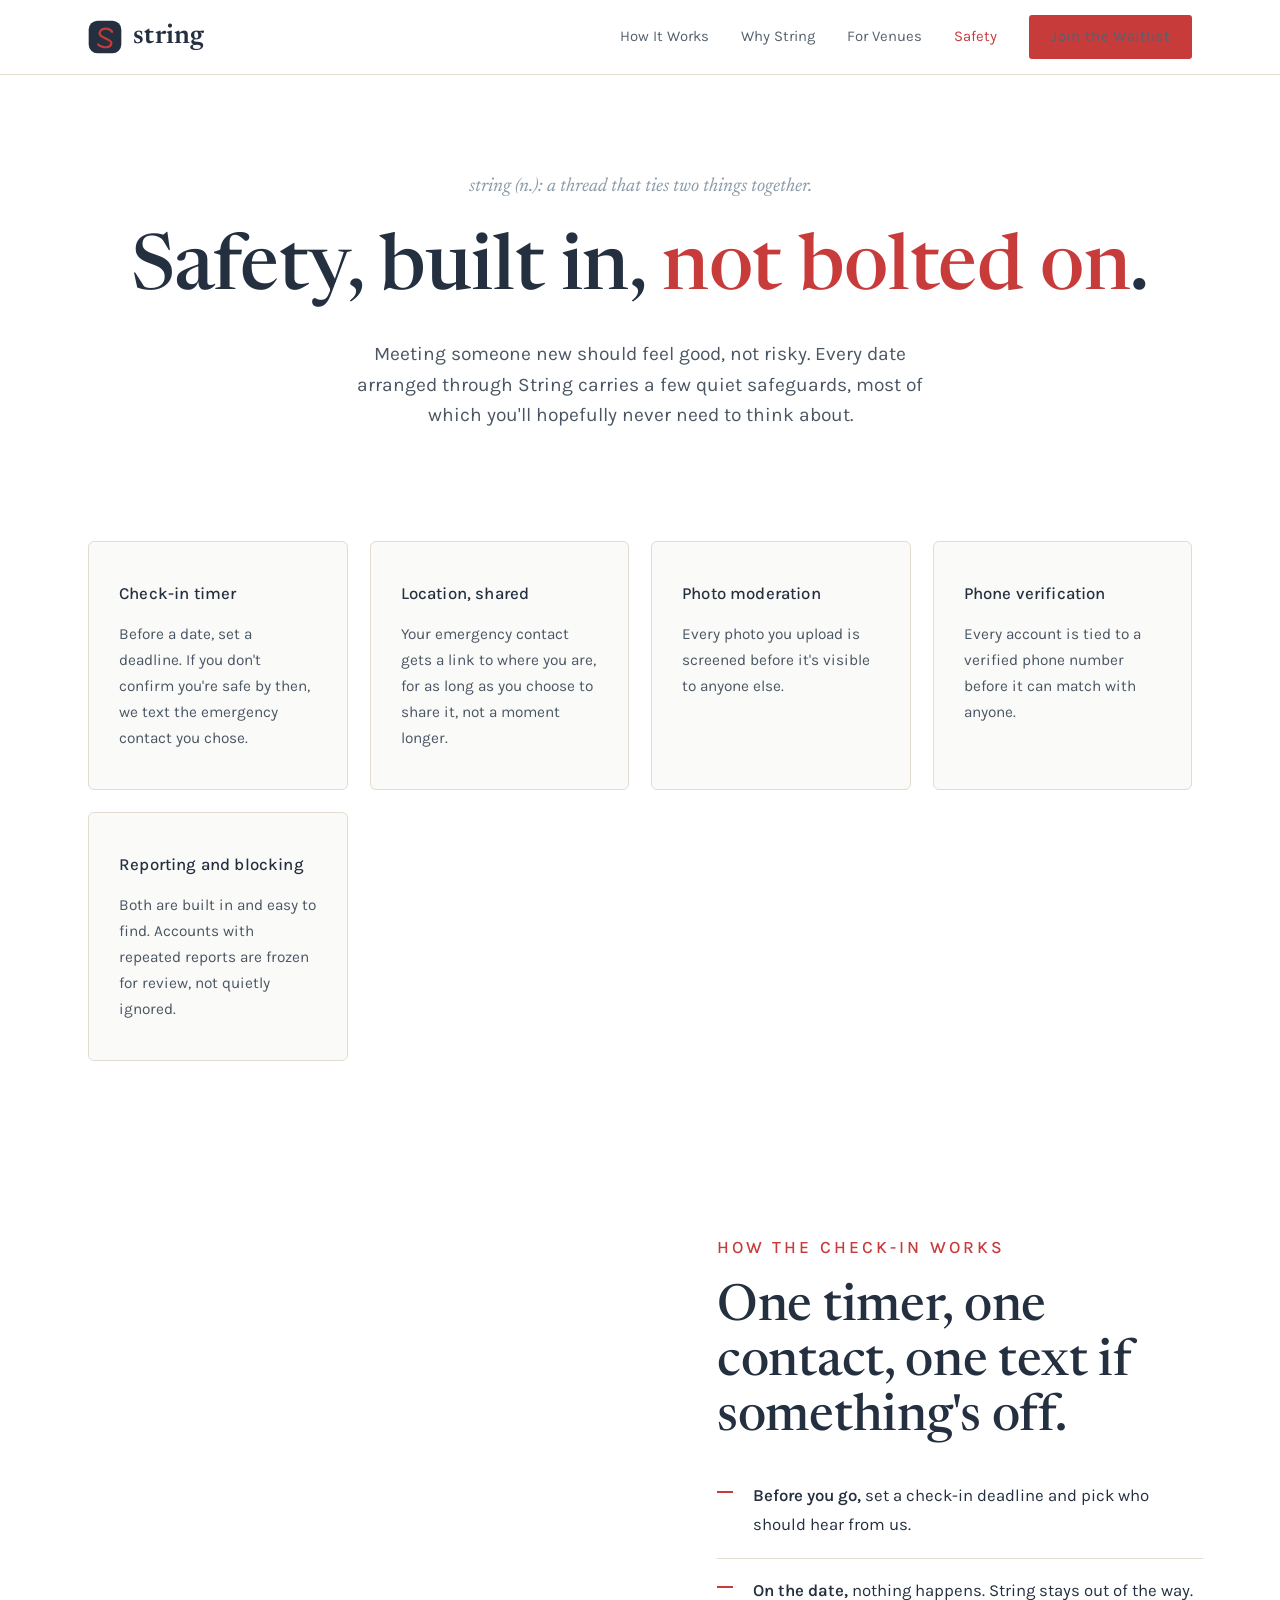
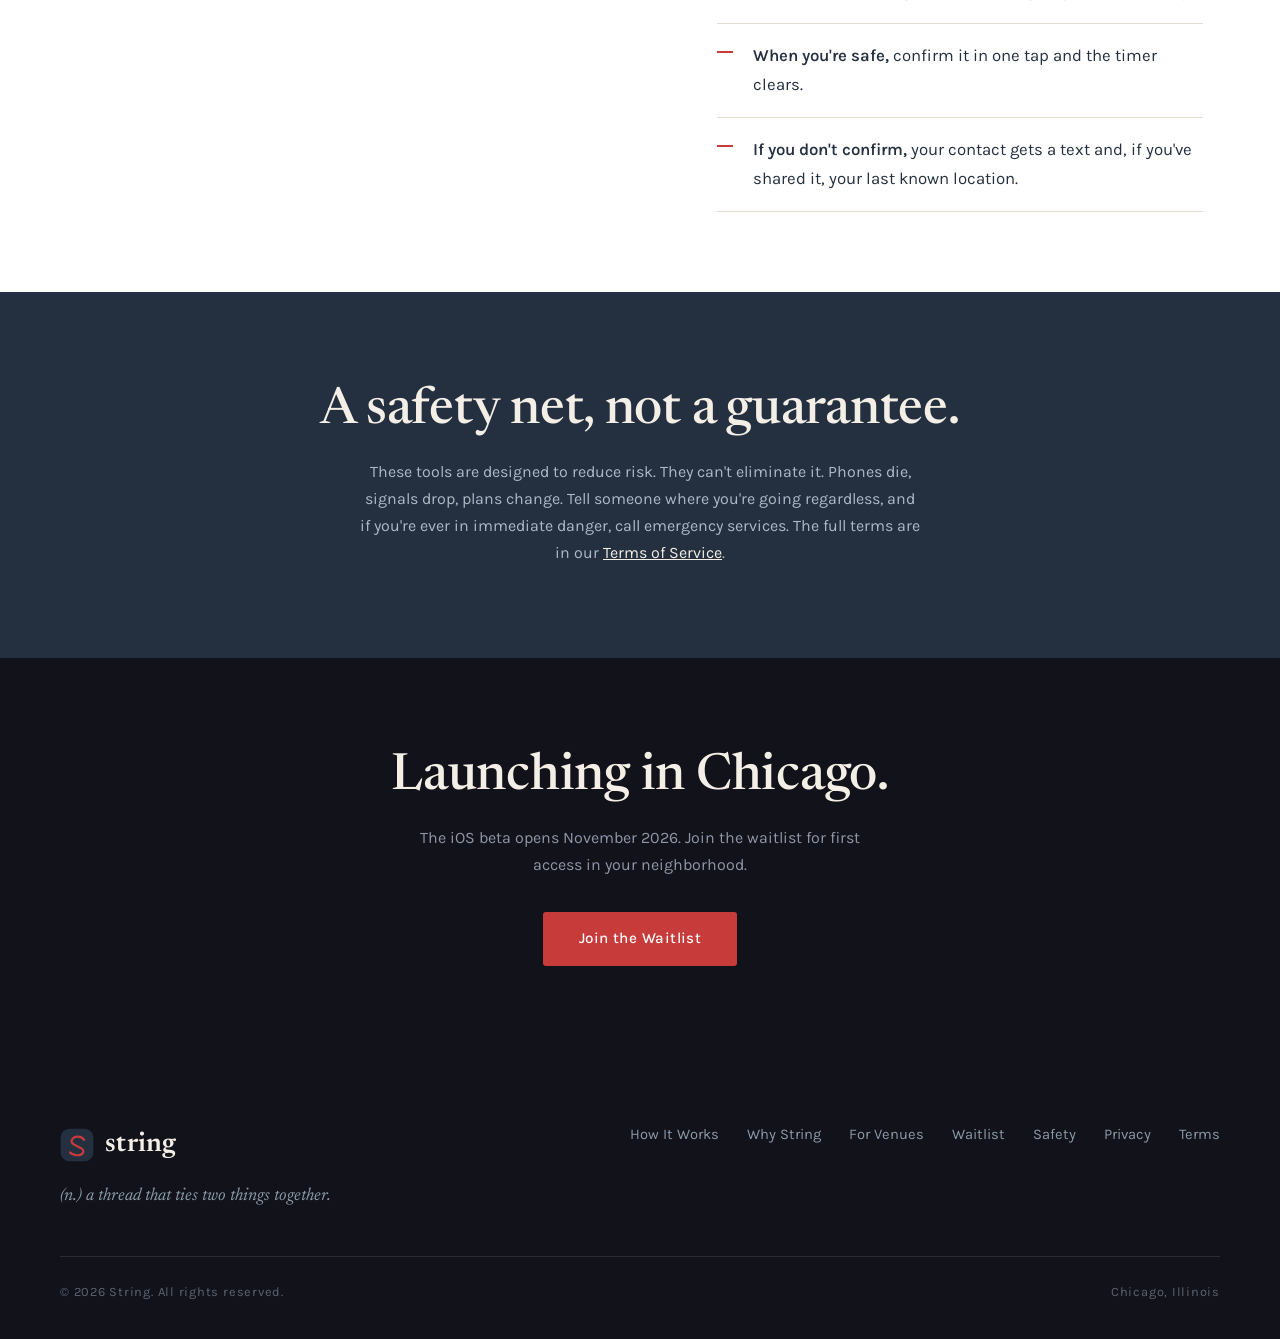
<file: safety.html>
<!DOCTYPE html>
<html lang="en">
<head>
<meta charset="UTF-8">
<meta name="viewport" content="width=device-width, initial-scale=1.0">
<title>Safety — String</title>
<meta name="description" content="How String is built for safer first dates: a check-in timer, location sharing, photo moderation, phone verification, and reporting that gets reviewed.">
<link rel="icon" type="image/svg+xml" href="string-mark.svg">
<link rel="preconnect" href="https://fonts.googleapis.com">
<link rel="preconnect" href="https://fonts.gstatic.com" crossorigin>
<link href="https://fonts.googleapis.com/css2?family=Newsreader:ital,wght@0,400;0,500;0,600;1,400;1,500&family=Karla:wght@400;500;600&display=swap" rel="stylesheet">
<link rel="stylesheet" href="styles.css">
</head>
<body>

<nav>
  <div class="nav-inner">
    <a class='logo' href='index.html'><img src="string-mark.svg" alt=""> string</a>
    <div class="nav-links">
      <a href='how-it-works.html'>How It Works</a>
      <a href='why-string.html'>Why String</a>
      <a href='partners.html'>For Venues</a>
      <a class='active' href='safety.html'>Safety</a>
      <a class='btn btn-primary btn-small' href='waitlist.html'>Join the Waitlist</a>
    </div>
  </div>
</nav>

<header class="hero center">
  <div class="container">
    <p class="definition">string (n.): a thread that ties two things together.</p>
    <h1>Safety, built in, <span class="accent">not bolted on</span>.</h1>
    <p class="lead">Meeting someone new should feel good, not risky. Every date arranged through String carries a few quiet safeguards, most of which you'll hopefully never need to think about.</p>
  </div>
</header>

<section style="padding-top:0;">
  <div class="container">
    <div class="cards">
      <div class="card">
        <h3>Check-in timer</h3>
        <p>Before a date, set a deadline. If you don't confirm you're safe by then, we text the emergency contact you chose.</p>
      </div>
      <div class="card">
        <h3>Location, shared</h3>
        <p>Your emergency contact gets a link to where you are, for as long as you choose to share it, not a moment longer.</p>
      </div>
      <div class="card">
        <h3>Photo moderation</h3>
        <p>Every photo you upload is screened before it's visible to anyone else.</p>
      </div>
      <div class="card">
        <h3>Phone verification</h3>
        <p>Every account is tied to a verified phone number before it can match with anyone.</p>
      </div>
      <div class="card">
        <h3>Reporting and blocking</h3>
        <p>Both are built in and easy to find. Accounts with repeated reports are frozen for review, not quietly ignored.</p>
      </div>
    </div>
  </div>
</section>

<section class="split tall" style="padding:0;">
  <div class="split-photo" style="background-image:url('https://images.unsplash.com/photo-1613325277138-d89a8f0a081f?q=80&w=2400&auto=format&fit=crop')"></div>
  <div class="split-text">
    <p class="eyebrow">How the check-in works</p>
    <h2>One timer, one contact, one text if something's off.</h2>
    <ul class="checklist" style="margin-top:8px;">
      <li><strong>Before you go,</strong> set a check-in deadline and pick who should hear from us.</li>
      <li><strong>On the date,</strong> nothing happens. String stays out of the way.</li>
      <li><strong>When you're safe,</strong> confirm it in one tap and the timer clears.</li>
      <li><strong>If you don't confirm,</strong> your contact gets a text and, if you've shared it, your last known location.</li>
    </ul>
  </div>
</section>

<section class="band-slate">
  <div class="container narrow" style="text-align:center;">
    <h2 style="color:var(--cream);">A safety net, not a guarantee.</h2>
    <p style="max-width:560px;margin:18px auto 0;">These tools are designed to reduce risk. They can't eliminate it. Phones die, signals drop, plans change. Tell someone where you're going regardless, and if you're ever in immediate danger, call emergency services. The full terms are in our <a href="terms.html" style="color:var(--cream);text-decoration:underline;">Terms of Service</a>.</p>
  </div>
</section>

<section class="band-ink">
  <div class="container narrow" style="text-align:center;">
    <h2 style="color:var(--cream);">Launching in Chicago.</h2>
    <p style="max-width:480px;margin:18px auto 34px;">The iOS beta opens November 2026. Join the waitlist for first access in your neighborhood.</p>
    <a class='btn btn-primary' href='waitlist.html'>Join the Waitlist</a>
  </div>
</section>

<footer>
  <div class="footer-inner">
    <div>
      <div class="logo"><img src="string-mark.svg" alt=""> string</div>
      <p class="footer-def">(n.) a thread that ties two things together.</p>
    </div>
    <div class="footer-links">
      <a href='how-it-works.html'>How It Works</a>
      <a href='why-string.html'>Why String</a>
      <a href='partners.html'>For Venues</a>
      <a href='waitlist.html'>Waitlist</a>
      <a href='safety.html'>Safety</a>
      <a href='privacy.html'>Privacy</a>
      <a href='terms.html'>Terms</a>
    </div>
  </div>
  <div class="copyright">
    <span>© 2026 String. All rights reserved.</span>
    <span>Chicago, Illinois</span>
  </div>
</footer>

</body>
</html>
</file>
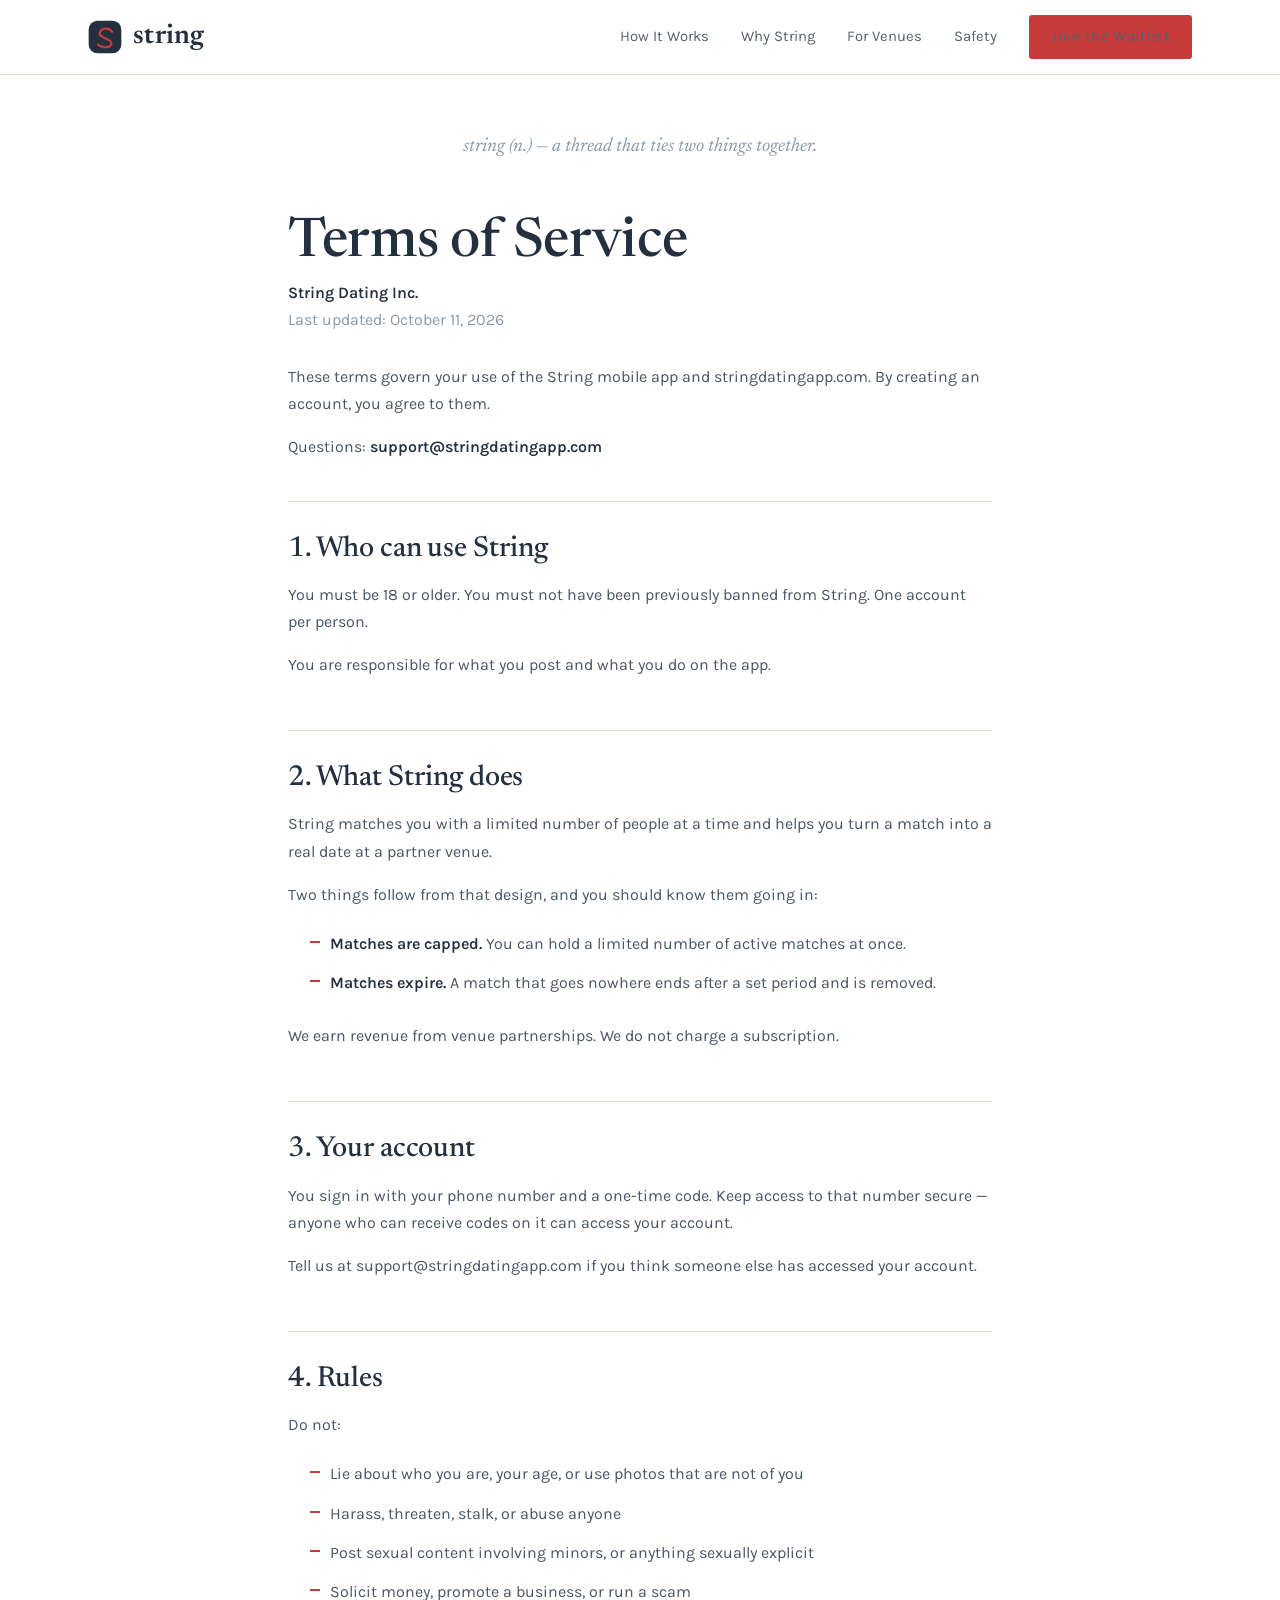
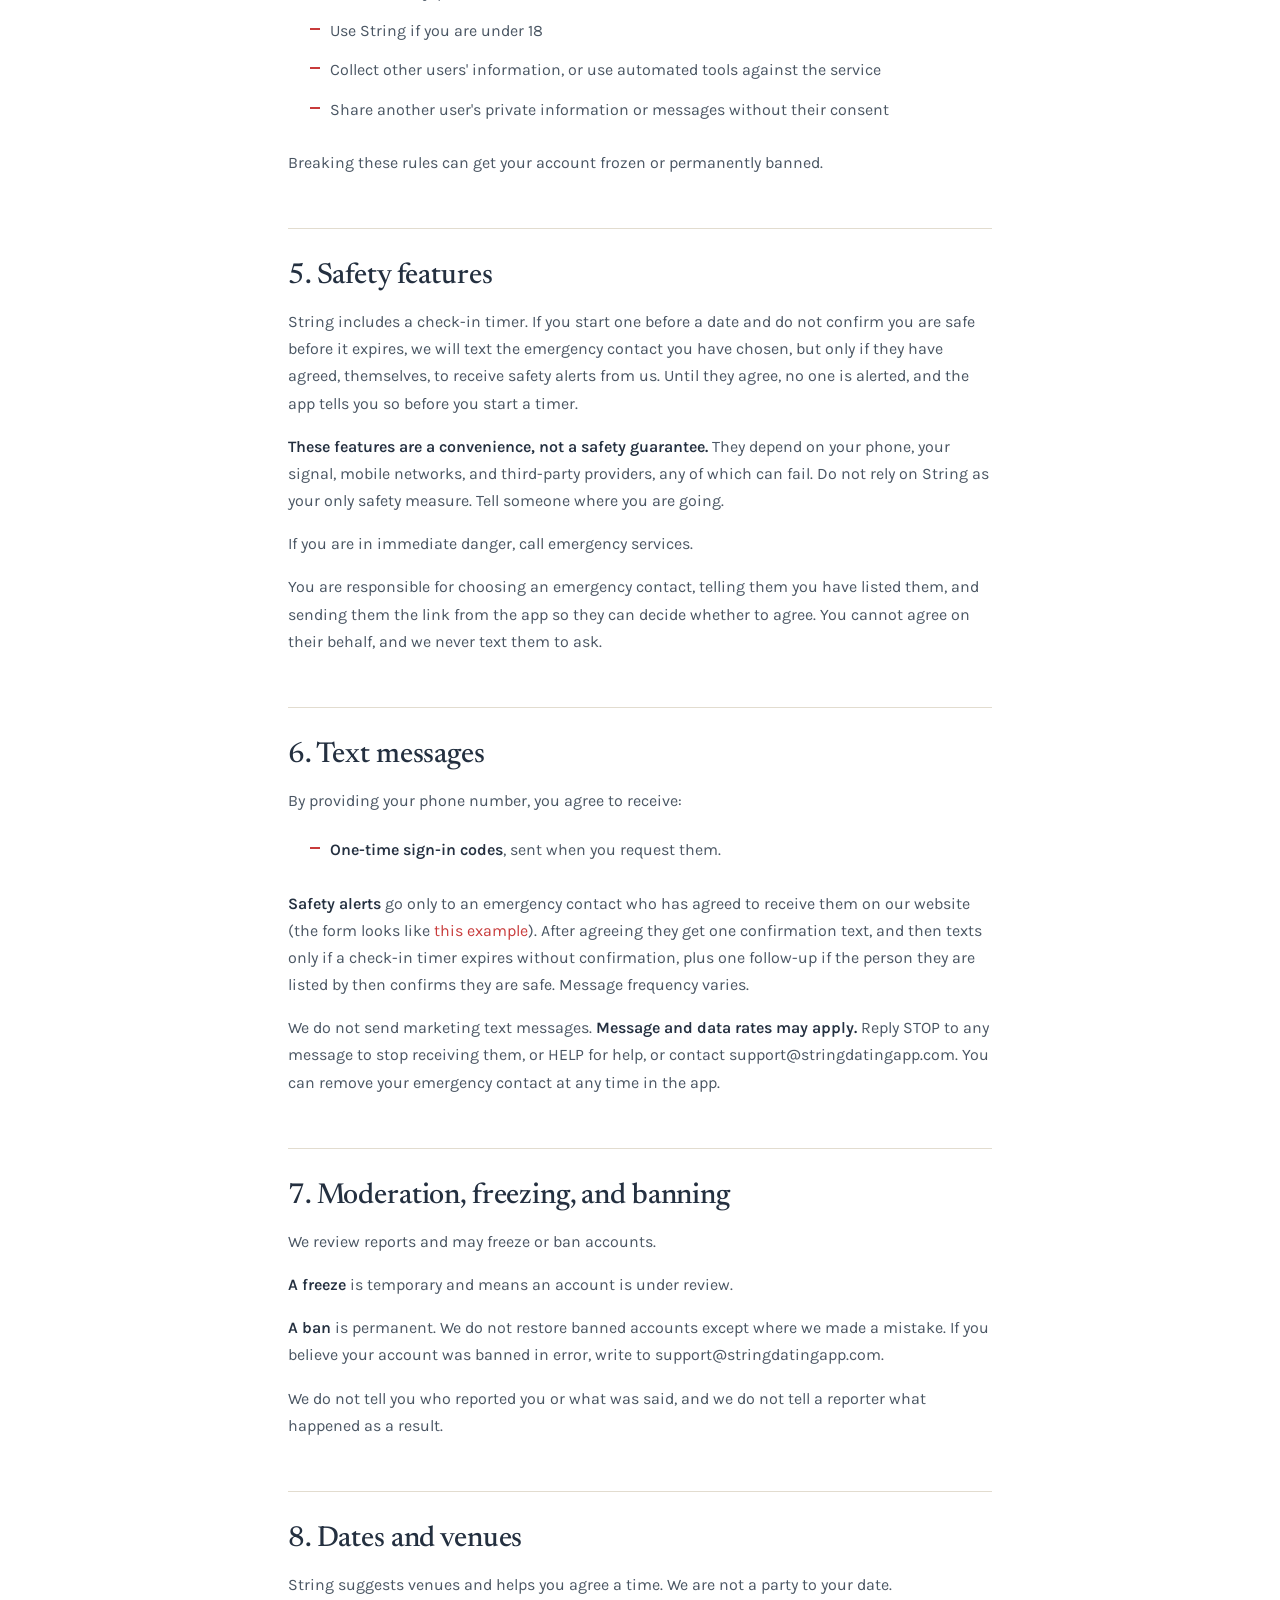
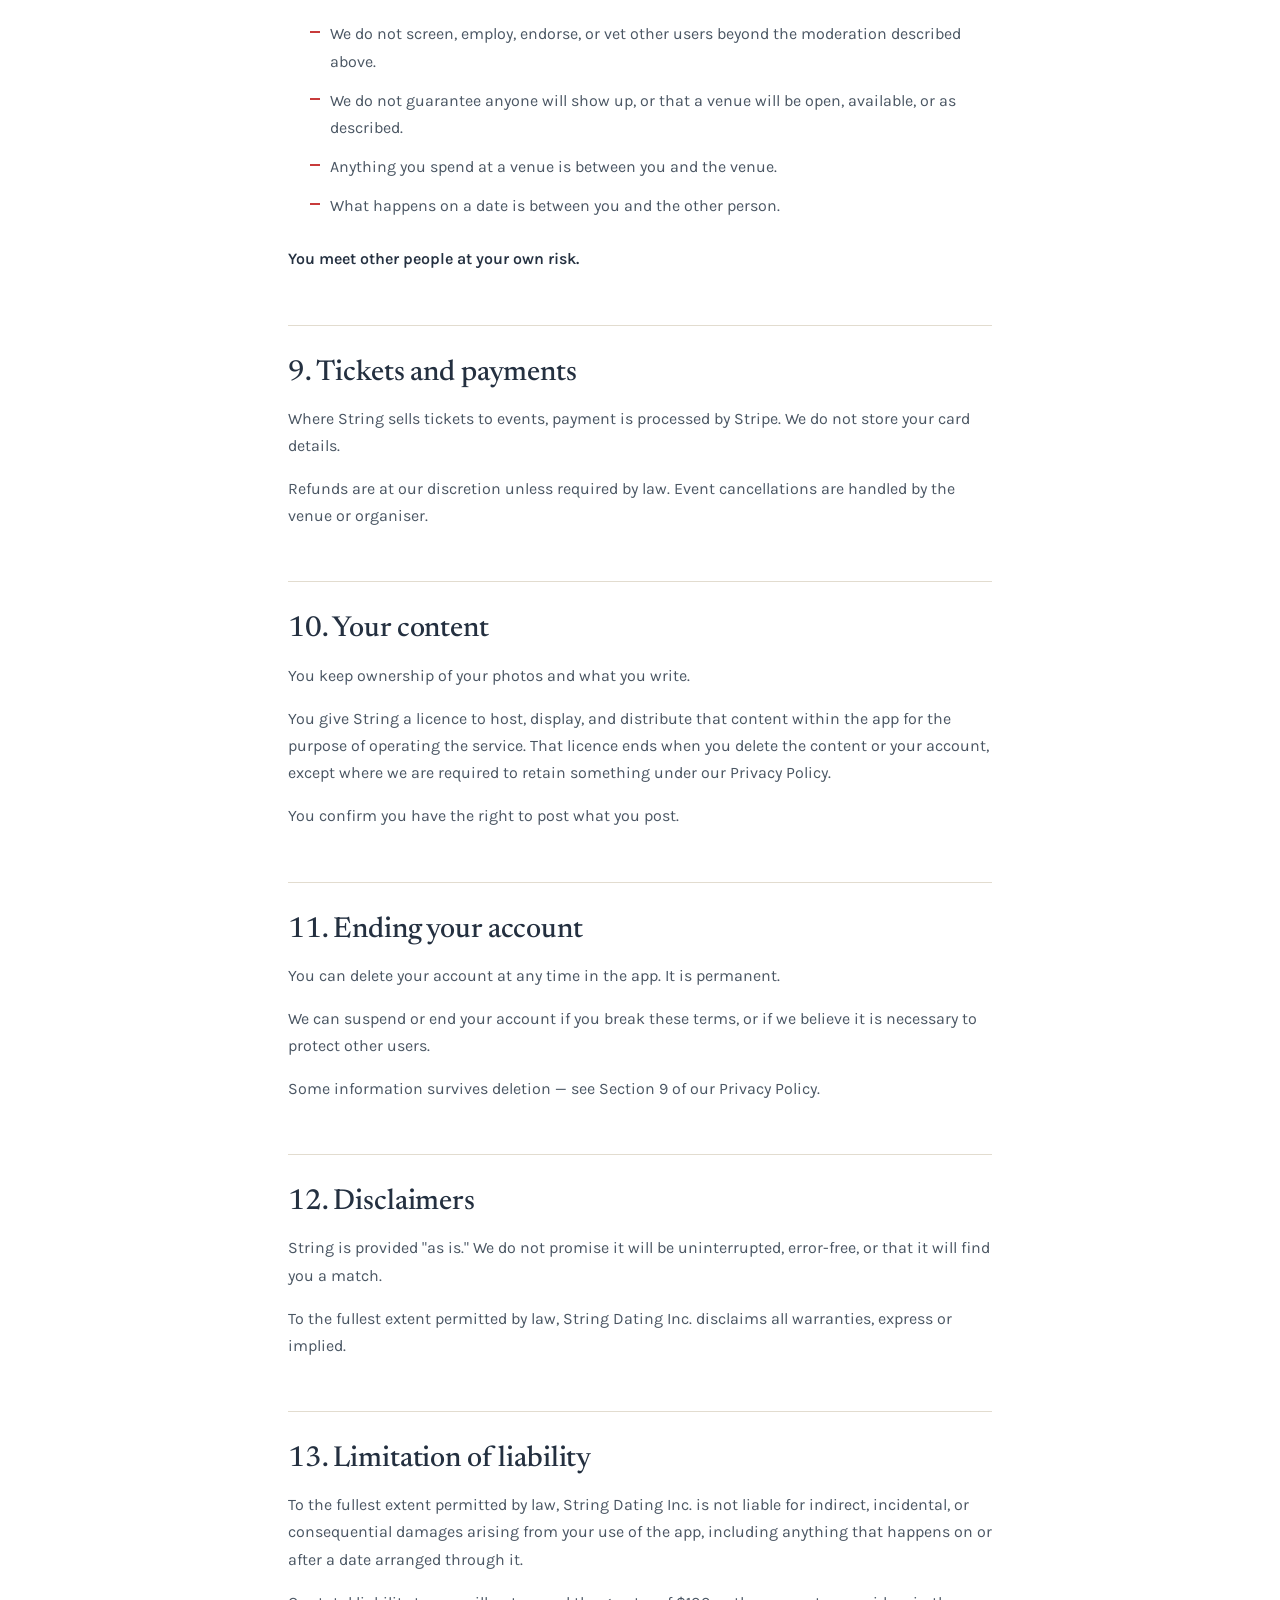
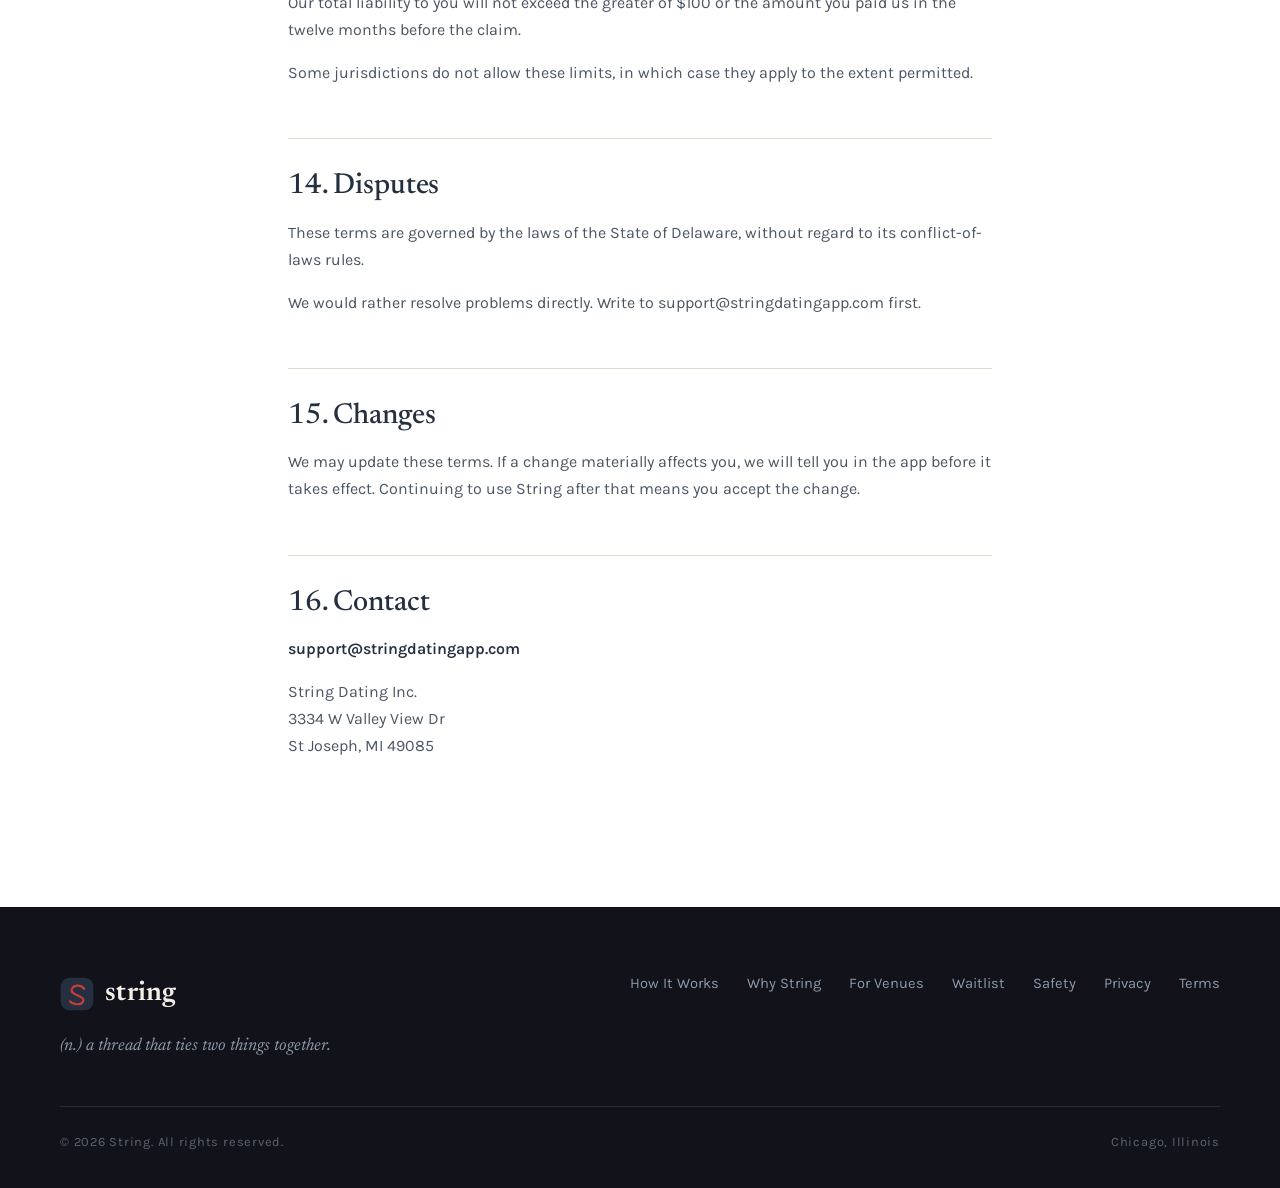
<file: terms.html>
<!DOCTYPE html>
<html lang="en">
<head>
<meta charset="UTF-8">
<meta name="viewport" content="width=device-width, initial-scale=1.0">
<title>Terms of Service — String</title>
<meta name="description" content="The terms that govern your use of the String app and stringdatingapp.com.">
<link rel="icon" type="image/svg+xml" href="string-mark.svg">
<link rel="preconnect" href="https://fonts.googleapis.com">
<link rel="preconnect" href="https://fonts.gstatic.com" crossorigin>
<link href="https://fonts.googleapis.com/css2?family=Newsreader:ital,wght@0,400;0,500;0,600;1,400;1,500&family=Karla:wght@400;500;600&display=swap" rel="stylesheet">
<link rel="stylesheet" href="styles.css">
</head>
<body>

<nav>
  <div class="nav-inner">
    <a class='logo' href='index.html'><img src="string-mark.svg" alt=""> string</a>
    <div class="nav-links">
      <a href='how-it-works.html'>How It Works</a>
      <a href='why-string.html'>Why String</a>
      <a href='partners.html'>For Venues</a>
      <a href='safety.html'>Safety</a>
      <a class='btn btn-primary btn-small' href='waitlist.html'>Join the Waitlist</a>
    </div>
  </div>
</nav>

<header class="hero center legal-hero">
  <div class="container">
    <p class="definition">string (n.) — a thread that ties two things together.</p>
  </div>
</header>

<section class="legal">
  <div class="container narrow legal-body">
  <h1>Terms of Service</h1>
  <p><strong>String Dating Inc.</strong><br />
  Last updated: October 11, 2026</p>
  <p>These terms govern your use of the String mobile app and stringdatingapp.com. By creating an account, you agree to them.</p>
  <p>Questions: <strong>support@stringdatingapp.com</strong></p>
  <hr />
  <h2>1. Who can use String</h2>
  <p>You must be 18 or older. You must not have been previously banned from String. One account per person.</p>
  <p>You are responsible for what you post and what you do on the app.</p>
  <hr />
  <h2>2. What String does</h2>
  <p>String matches you with a limited number of people at a time and helps you turn a match into a real date at a partner venue.</p>
  <p>Two things follow from that design, and you should know them going in:</p>
  <ul>
  <li><strong>Matches are capped.</strong> You can hold a limited number of active matches at once.</li>
  <li><strong>Matches expire.</strong> A match that goes nowhere ends after a set period and is removed.</li>
  </ul>
  <p>We earn revenue from venue partnerships. We do not charge a subscription.</p>
  <hr />
  <h2>3. Your account</h2>
  <p>You sign in with your phone number and a one-time code. Keep access to that number secure — anyone who can receive codes on it can access your account.</p>
  <p>Tell us at support@stringdatingapp.com if you think someone else has accessed your account.</p>
  <hr />
  <h2>4. Rules</h2>
  <p>Do not:</p>
  <ul>
  <li>Lie about who you are, your age, or use photos that are not of you</li>
  <li>Harass, threaten, stalk, or abuse anyone</li>
  <li>Post sexual content involving minors, or anything sexually explicit</li>
  <li>Solicit money, promote a business, or run a scam</li>
  <li>Use String if you are under 18</li>
  <li>Collect other users' information, or use automated tools against the service</li>
  <li>Share another user's private information or messages without their consent</li>
  </ul>
  <p>Breaking these rules can get your account frozen or permanently banned.</p>
  <hr />
  <h2>5. Safety features</h2>
  <p>String includes a check-in timer. If you start one before a date and do not confirm you are safe before it expires, we will text the emergency contact you have chosen, but only if they have agreed, themselves, to receive safety alerts from us. Until they agree, no one is alerted, and the app tells you so before you start a timer.</p>
  <p><strong>These features are a convenience, not a safety guarantee.</strong> They depend on your phone, your signal, mobile networks, and third-party providers, any of which can fail. Do not rely on String as your only safety measure. Tell someone where you are going.</p>
  <p>If you are in immediate danger, call emergency services.</p>
  <p>You are responsible for choosing an emergency contact, telling them you have listed them, and sending them the link from the app so they can decide whether to agree. You cannot agree on their behalf, and we never text them to ask.</p>
  <hr />
  <h2>6. Text messages</h2>
  <p>By providing your phone number, you agree to receive:</p>
  <ul>
  <li><strong>One-time sign-in codes</strong>, sent when you request them.</li>
  </ul>
  <p><strong>Safety alerts</strong> go only to an emergency contact who has agreed to receive them on our website (the form looks like <a href="/safety-contact/example">this example</a>). After agreeing they get one confirmation text, and then texts only if a check-in timer expires without confirmation, plus one follow-up if the person they are listed by then confirms they are safe. Message frequency varies.</p>
  <p>We do not send marketing text messages. <strong>Message and data rates may apply.</strong> Reply STOP to any message to stop receiving them, or HELP for help, or contact support@stringdatingapp.com. You can remove your emergency contact at any time in the app.</p>
  <hr />
  <h2>7. Moderation, freezing, and banning</h2>
  <p>We review reports and may freeze or ban accounts.</p>
  <p><strong>A freeze</strong> is temporary and means an account is under review.</p>
  <p><strong>A ban</strong> is permanent. We do not restore banned accounts except where we made a mistake. If you believe your account was banned in error, write to support@stringdatingapp.com.</p>
  <p>We do not tell you who reported you or what was said, and we do not tell a reporter what happened as a result.</p>
  <hr />
  <h2>8. Dates and venues</h2>
  <p>String suggests venues and helps you agree a time. We are not a party to your date.</p>
  <ul>
  <li>We do not screen, employ, endorse, or vet other users beyond the moderation described above.</li>
  <li>We do not guarantee anyone will show up, or that a venue will be open, available, or as described.</li>
  <li>Anything you spend at a venue is between you and the venue.</li>
  <li>What happens on a date is between you and the other person.</li>
  </ul>
  <p><strong>You meet other people at your own risk.</strong></p>
  <hr />
  <h2>9. Tickets and payments</h2>
  <p>Where String sells tickets to events, payment is processed by Stripe. We do not store your card details.</p>
  <p>Refunds are at our discretion unless required by law. Event cancellations are handled by the venue or organiser.</p>
  <hr />
  <h2>10. Your content</h2>
  <p>You keep ownership of your photos and what you write.</p>
  <p>You give String a licence to host, display, and distribute that content within the app for the purpose of operating the service. That licence ends when you delete the content or your account, except where we are required to retain something under our Privacy Policy.</p>
  <p>You confirm you have the right to post what you post.</p>
  <hr />
  <h2>11. Ending your account</h2>
  <p>You can delete your account at any time in the app. It is permanent.</p>
  <p>We can suspend or end your account if you break these terms, or if we believe it is necessary to protect other users.</p>
  <p>Some information survives deletion — see Section 9 of our Privacy Policy.</p>
  <hr />
  <h2>12. Disclaimers</h2>
  <p>String is provided "as is." We do not promise it will be uninterrupted, error-free, or that it will find you a match.</p>
  <p>To the fullest extent permitted by law, String Dating Inc. disclaims all warranties, express or implied.</p>
  <hr />
  <h2>13. Limitation of liability</h2>
  <p>To the fullest extent permitted by law, String Dating Inc. is not liable for indirect, incidental, or consequential damages arising from your use of the app, including anything that happens on or after a date arranged through it.</p>
  <p>Our total liability to you will not exceed the greater of $100 or the amount you paid us in the twelve months before the claim.</p>
  <p>Some jurisdictions do not allow these limits, in which case they apply to the extent permitted.</p>
  <hr />
  <h2>14. Disputes</h2>
  <p>These terms are governed by the laws of the State of Delaware, without regard to its conflict-of-laws rules.</p>
  <p>We would rather resolve problems directly. Write to support@stringdatingapp.com first.</p>
  <hr />
  <h2>15. Changes</h2>
  <p>We may update these terms. If a change materially affects you, we will tell you in the app before it takes effect. Continuing to use String after that means you accept the change.</p>
  <hr />
  <h2>16. Contact</h2>
  <p><strong>support@stringdatingapp.com</strong></p>
  <p>String Dating Inc.<br />
  3334 W Valley View Dr<br />
  St Joseph, MI 49085</p>
  </div>
</section>

<footer>
  <div class="footer-inner">
    <div>
      <div class="logo"><img src="string-mark.svg" alt=""> string</div>
      <p class="footer-def">(n.) a thread that ties two things together.</p>
    </div>
    <div class="footer-links">
      <a href='how-it-works.html'>How It Works</a>
      <a href='why-string.html'>Why String</a>
      <a href='partners.html'>For Venues</a>
      <a href='waitlist.html'>Waitlist</a>
      <a href='safety.html'>Safety</a>
      <a href='privacy.html'>Privacy</a>
      <a href='terms.html'>Terms</a>
    </div>
  </div>
  <div class="copyright">
    <span>© 2026 String. All rights reserved.</span>
    <span>Chicago, Illinois</span>
  </div>
</footer>

</body>
</html>
</file>
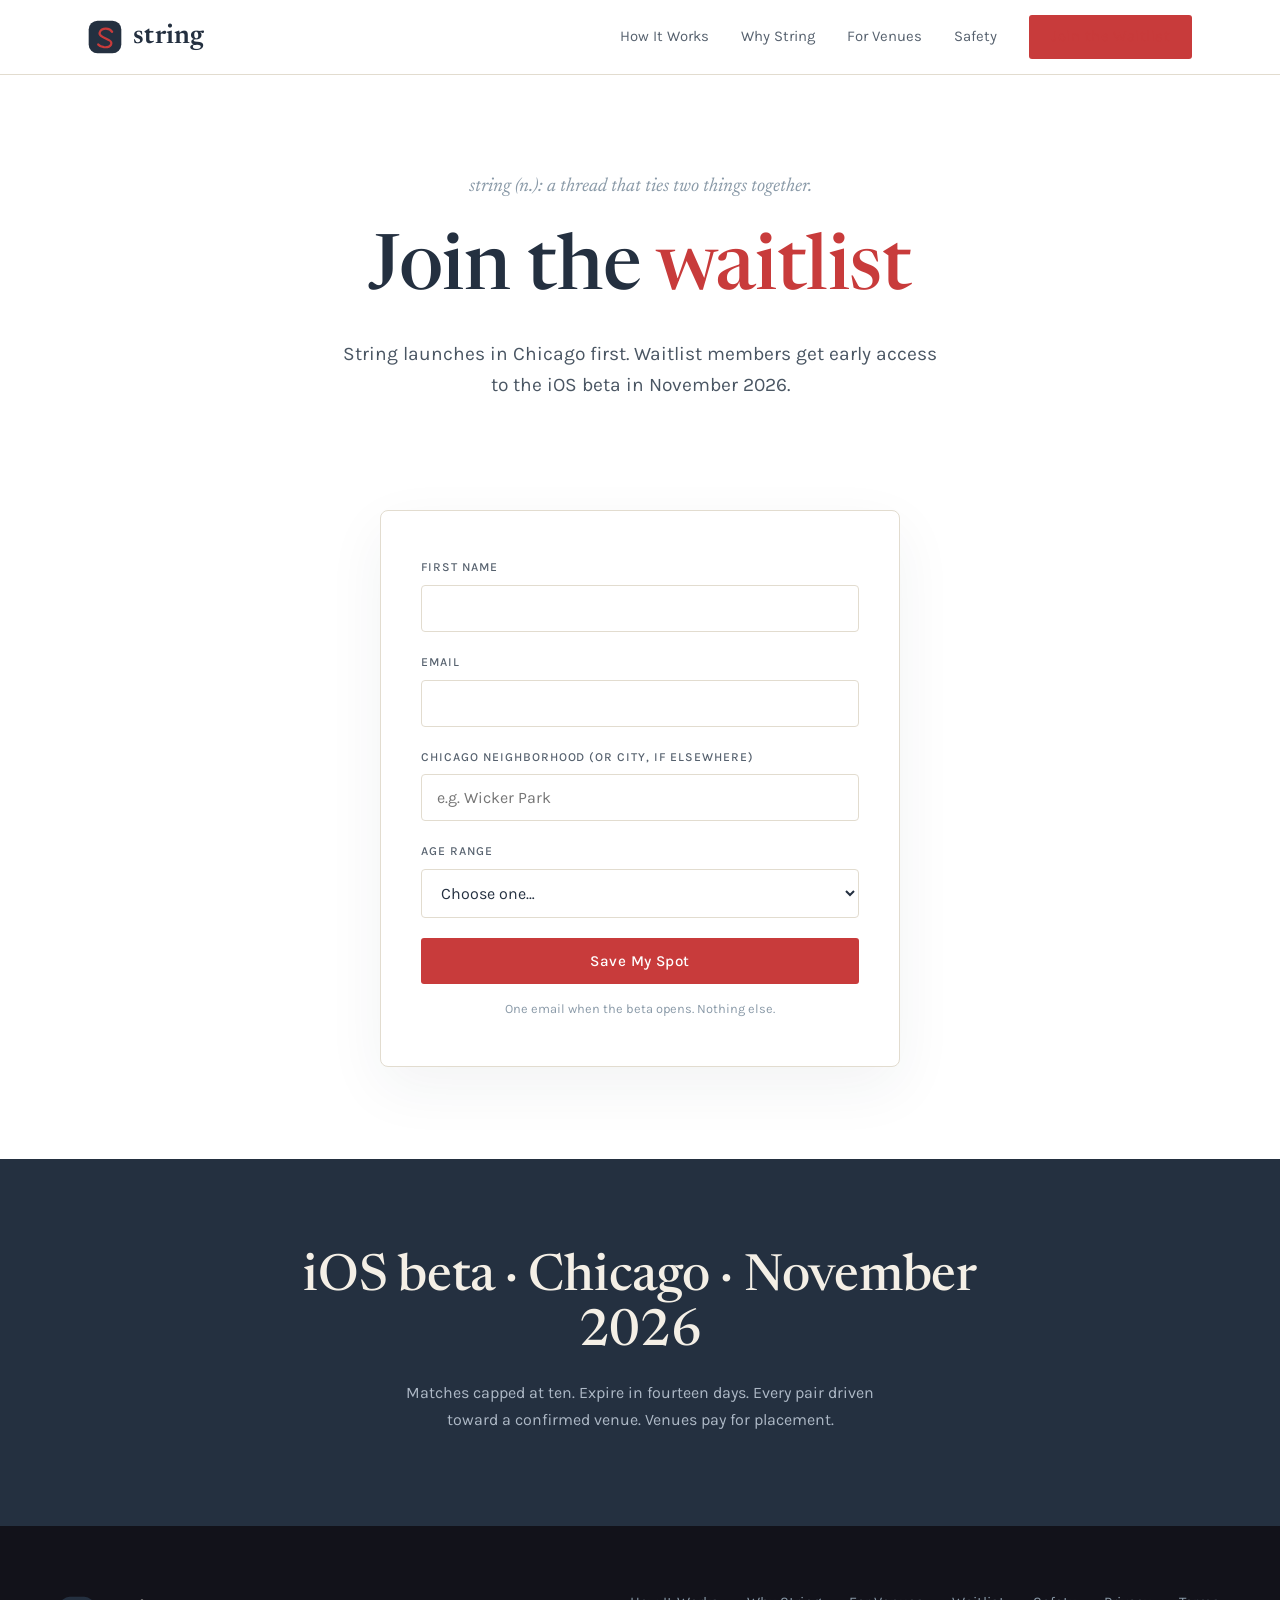
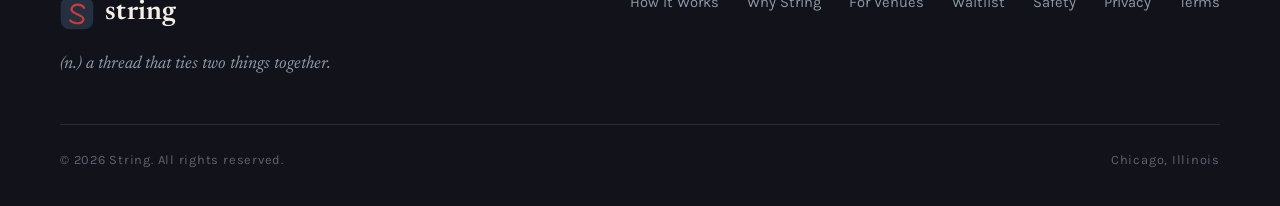
<file: waitlist.html>
<!DOCTYPE html>
<html lang="en">
<head>
<meta charset="UTF-8">
<meta name="viewport" content="width=device-width, initial-scale=1.0">
<title>Join the Waitlist — String</title>
<meta name="description" content="Get early access to String. iOS beta launching in Chicago, November 2026.">
<link rel="icon" type="image/svg+xml" href="string-mark.svg">
<link rel="preconnect" href="https://fonts.googleapis.com">
<link rel="preconnect" href="https://fonts.gstatic.com" crossorigin>
<link href="https://fonts.googleapis.com/css2?family=Newsreader:ital,wght@0,400;0,500;0,600;1,400;1,500&family=Karla:wght@400;500;600&display=swap" rel="stylesheet">
<link rel="stylesheet" href="styles.css">
</head>
<body>

<nav>
  <div class="nav-inner">
    <a class='logo' href='index.html'><img src="string-mark.svg" alt=""> string</a>
    <div class="nav-links">
      <a href='how-it-works.html'>How It Works</a>
      <a href='why-string.html'>Why String</a>
      <a href='partners.html'>For Venues</a>
      <a href='safety.html'>Safety</a>
      <a class='btn btn-primary btn-small active' href='waitlist.html'>Join the Waitlist</a>
    </div>
  </div>
</nav>

<header class="hero center">
  <div class="container">
    <p class="definition">string (n.): a thread that ties two things together.</p>
    <h1>Join the <span class="accent">waitlist</span></h1>
    <p class="lead">String launches in Chicago first. Waitlist members get early access to the iOS beta in November 2026.</p>
  </div>
</header>

<section style="padding-top:0;">
  <div class="container">
    <form class="form-card" name="waitlist" method="POST" data-netlify="true" netlify-honeypot="bot-field" id="waitlist-form">
      <input type="hidden" name="form-name" value="waitlist">
      <p class="hp-field"><label>Leave this field blank: <input name="bot-field"></label></p>
      <div class="form-group">
        <label for="wl-name">First name</label>
        <input type="text" id="wl-name" name="name" required>
      </div>
      <div class="form-group">
        <label for="wl-email">Email</label>
        <input type="email" id="wl-email" name="email" required>
      </div>
      <div class="form-group">
        <label for="wl-hood">Chicago neighborhood (or city, if elsewhere)</label>
        <input type="text" id="wl-hood" name="neighborhood" placeholder="e.g. Wicker Park">
      </div>
      <div class="form-group">
        <label for="wl-age">Age range</label>
        <select id="wl-age" name="age" required>
          <option value="">Choose one…</option>
          <option>18–24</option>
          <option>25–34</option>
          <option>35–44</option>
          <option>45+</option>
        </select>
      </div>
      <button type="submit" class="btn btn-primary" style="width:100%;">Save My Spot</button>
      <p style="font-size:0.8rem;text-align:center;margin-top:14px;color:var(--fog);">One email when the beta opens. Nothing else.</p>
    </form>
    <div class="form-success" id="waitlist-success" hidden>You're on the list. We'll reach out before the beta opens.</div>
    <script>
    (function () {
      var form = document.getElementById('waitlist-form');
      function encode(data) {
        return Object.keys(data).map(function (k) {
          return encodeURIComponent(k) + "=" + encodeURIComponent(data[k]);
        }).join('&');
      }
      form.addEventListener('submit', function (e) {
        e.preventDefault();
        var data = {};
        new FormData(form).forEach(function (v, k) { data[k] = v; });
        fetch('/', {
          method: 'POST',
          headers: { 'Content-Type': 'application/x-www-form-urlencoded' },
          body: encode(data)
        }).then(function () {
          form.hidden = true;
          document.getElementById('waitlist-success').hidden = false;
        }).catch(function () {
          alert('Something went wrong. Please try again, or email support@stringdatingapp.com.');
        });
      });
    })();
    </script>
  </div>
</section>

<section class="band-slate">
  <div class="container narrow" style="text-align:center;">
    <h2 style="color:var(--cream);">iOS beta · Chicago · November 2026</h2>
    <p style="max-width:520px;margin:18px auto 0;">Matches capped at ten. Expire in fourteen days. Every pair driven toward a confirmed venue. Venues pay for placement.</p>
  </div>
</section>

<footer>
  <div class="footer-inner">
    <div>
      <div class="logo"><img src="string-mark.svg" alt=""> string</div>
      <p class="footer-def">(n.) a thread that ties two things together.</p>
    </div>
    <div class="footer-links">
      <a href='how-it-works.html'>How It Works</a>
      <a href='why-string.html'>Why String</a>
      <a href='partners.html'>For Venues</a>
      <a href='waitlist.html'>Waitlist</a>
      <a href='safety.html'>Safety</a>
      <a href='privacy.html'>Privacy</a>
      <a href='terms.html'>Terms</a>
    </div>
  </div>
  <div class="copyright">
    <span>© 2026 String. All rights reserved.</span>
    <span>Chicago, Illinois</span>
  </div>
</footer>

</body>
</html>
</file>
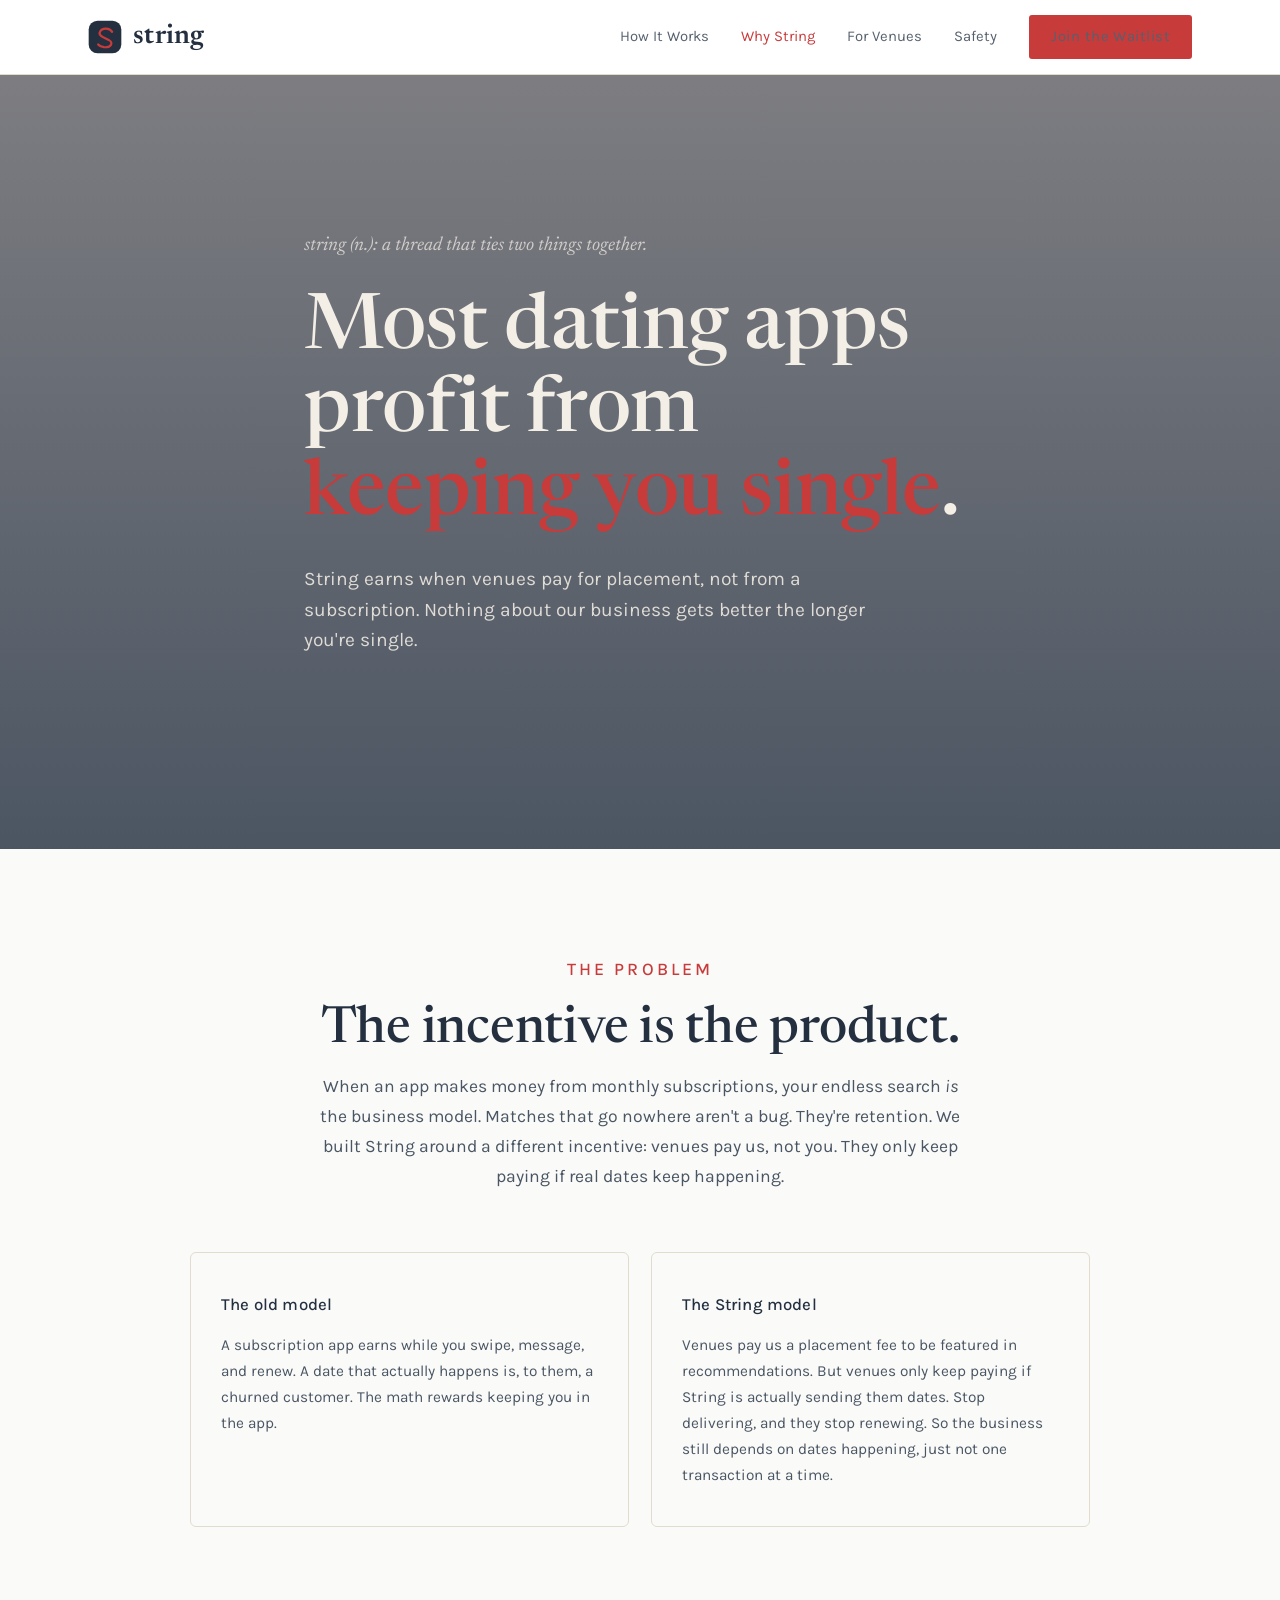
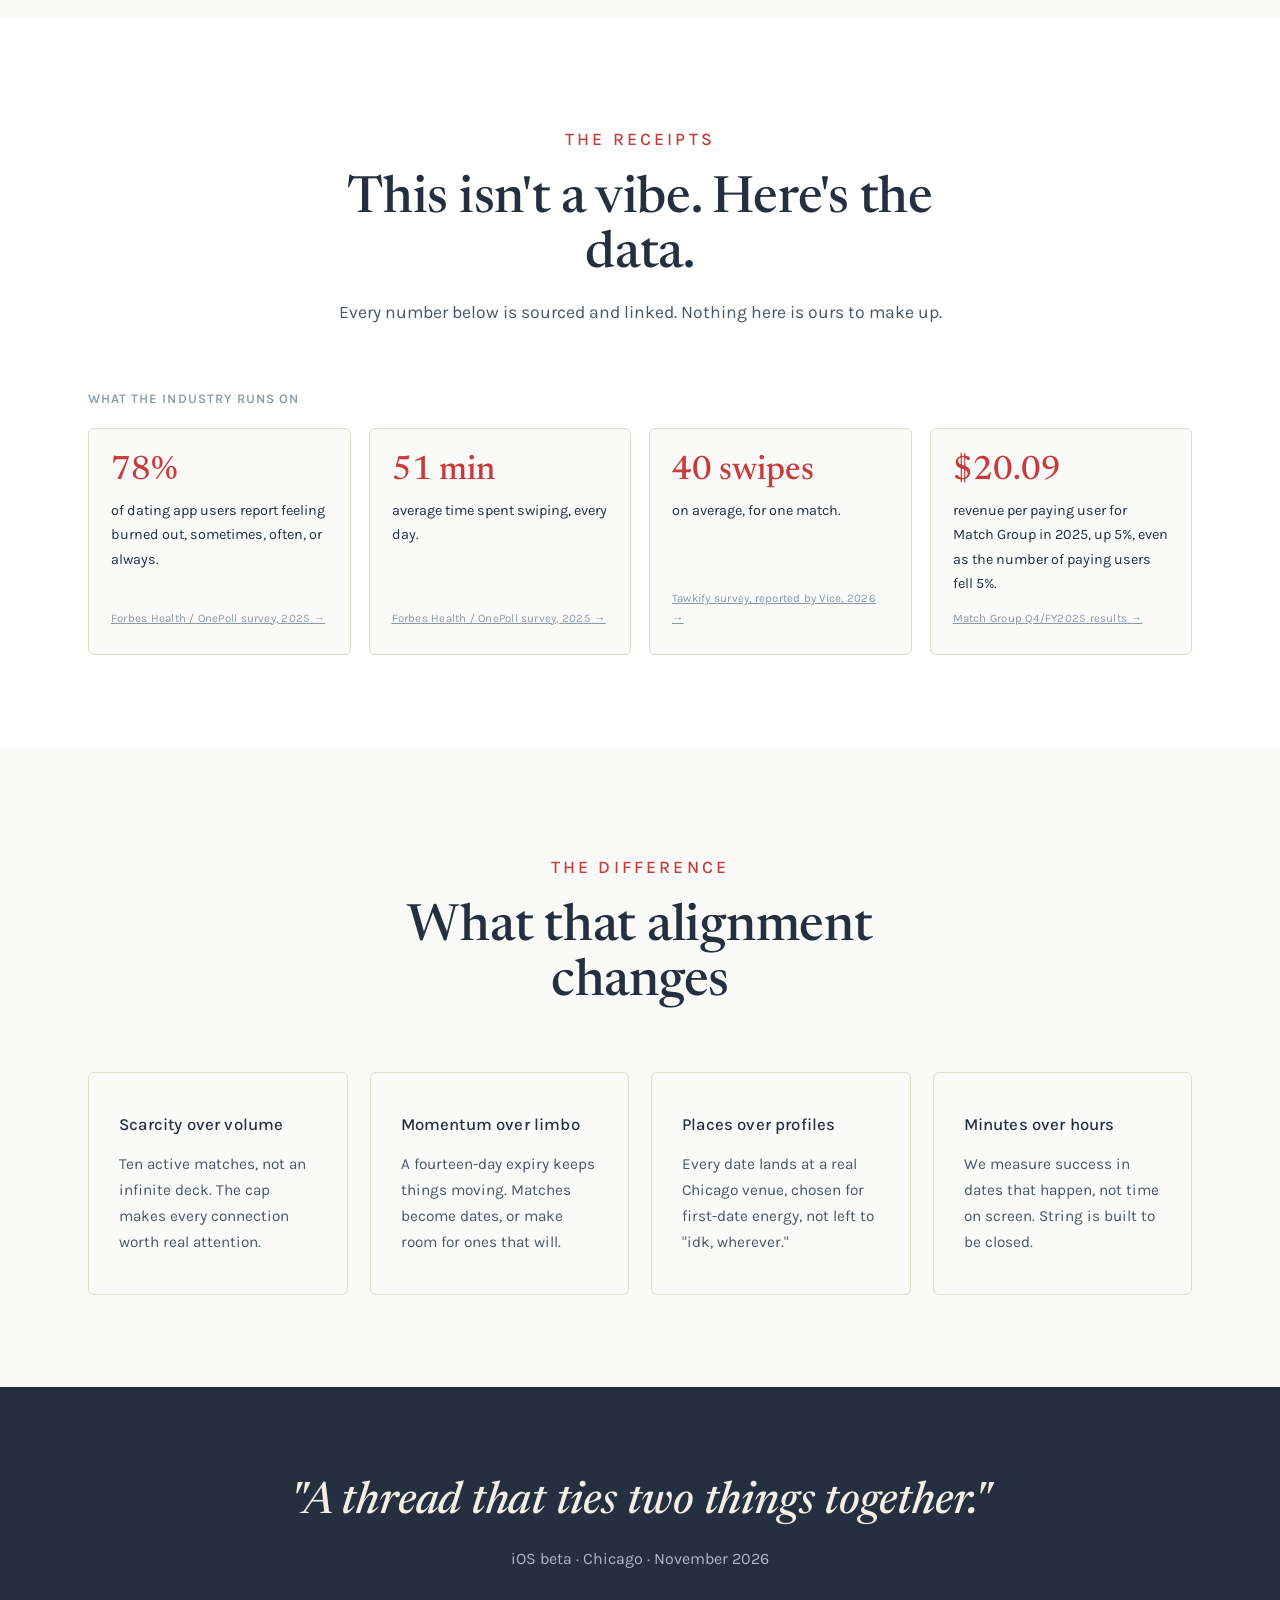
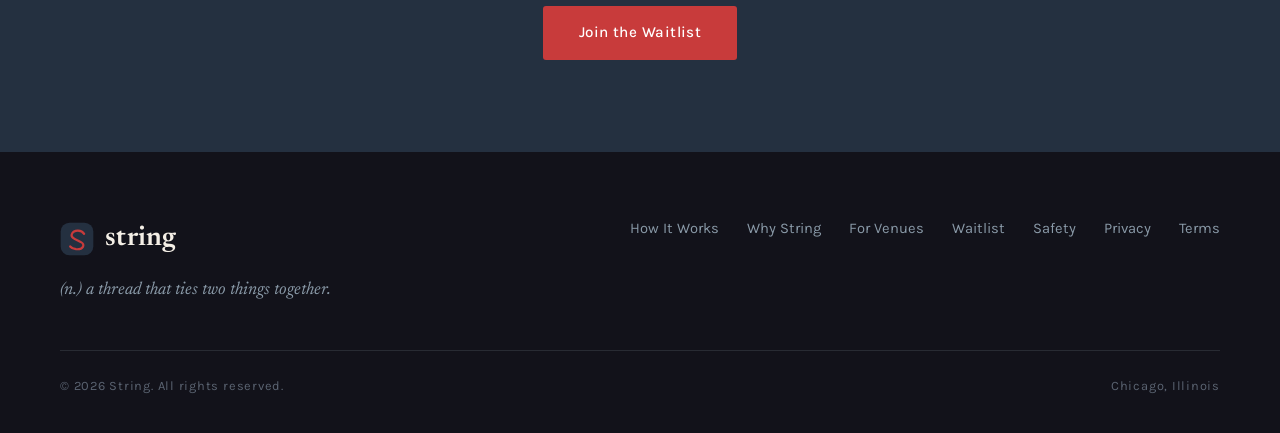
<file: why-string.html>
<!DOCTYPE html>
<html lang="en">
<head>
<meta charset="UTF-8">
<meta name="viewport" content="width=device-width, initial-scale=1.0">
<title>Why String — String</title>
<meta name="description" content="Why String earns from venues, not subscriptions, and what that changes: sourced dating-app industry data, and the mechanics behind our incentives.">
<link rel="icon" type="image/svg+xml" href="string-mark.svg">
<link rel="preconnect" href="https://fonts.googleapis.com">
<link rel="preconnect" href="https://fonts.gstatic.com" crossorigin>
<link href="https://fonts.googleapis.com/css2?family=Newsreader:ital,wght@0,400;0,500;0,600;1,400;1,500&family=Karla:wght@400;500;600&display=swap" rel="stylesheet">
<link rel="stylesheet" href="styles.css">
</head>
<body>

<nav>
  <div class="nav-inner">
    <a class='logo' href='index.html'><img src="string-mark.svg" alt=""> string</a>
    <div class="nav-links">
      <a href='how-it-works.html'>How It Works</a>
      <a class='active' href='why-string.html'>Why String</a>
      <a href='partners.html'>For Venues</a>
      <a href='safety.html'>Safety</a>
      <a class='btn btn-primary btn-small' href='waitlist.html'>Join the Waitlist</a>
    </div>
  </div>
</nav>

<header class="hero-photo" style="--photo: url('https://images.unsplash.com/photo-1613325277138-d89a8f0a081f?q=80&w=2400&auto=format&fit=crop')">
  <div class="container">
    <p class="definition">string (n.): a thread that ties two things together.</p>
    <h1>Most dating apps profit from <span class="accent">keeping you single</span>.</h1>
    <p class="lead">String earns when venues pay for placement, not from a subscription. Nothing about our business gets better the longer you're single.</p>
  </div>
</header>

<section class="band">
  <div class="container">
    <div class="section-head">
      <p class="eyebrow">The problem</p>
      <h2>The incentive is the product.</h2>
      <p>When an app makes money from monthly subscriptions, your endless search <em>is</em> the business model. Matches that go nowhere aren't a bug. They're retention. We built String around a different incentive: venues pay us, not you. They only keep paying if real dates keep happening.</p>
    </div>
    <div class="cards" style="grid-template-columns:repeat(2, minmax(0, 1fr));max-width:900px;margin:0 auto;">
      <div class="card">
        <h3>The old model</h3>
        <p>A subscription app earns while you swipe, message, and renew. A date that actually happens is, to them, a churned customer. The math rewards keeping you in the app.</p>
      </div>
      <div class="card">
        <h3>The String model</h3>
        <p>Venues pay us a placement fee to be featured in recommendations. But venues only keep paying if String is actually sending them dates. Stop delivering, and they stop renewing. So the business still depends on dates happening, just not one transaction at a time.</p>
      </div>
    </div>
  </div>
</section>

<section>
  <div class="container">
    <div class="section-head">
      <p class="eyebrow">The receipts</p>
      <h2>This isn't a vibe. Here's the data.</h2>
      <p>Every number below is sourced and linked. Nothing here is ours to make up.</p>
    </div>

    <p class="receipts-label">What the industry runs on</p>
    <div class="receipt-grid">
      <div class="receipt-tile">
        <div class="receipt-num">78%</div>
        <div class="receipt-desc">of dating app users report feeling burned out, sometimes, often, or always.</div>
        <a class="receipt-source" href="https://www.forbes.com/health/dating/dating-app-fatigue/">Forbes Health / OnePoll survey, 2025 →</a>
      </div>
      <div class="receipt-tile">
        <div class="receipt-num">51 min</div>
        <div class="receipt-desc">average time spent swiping, every day.</div>
        <a class="receipt-source" href="https://www.forbes.com/health/dating/dating-app-fatigue/">Forbes Health / OnePoll survey, 2025 →</a>
      </div>
      <div class="receipt-tile">
        <div class="receipt-num">40 swipes</div>
        <div class="receipt-desc">on average, for one match.</div>
        <a class="receipt-source" href="https://www.vice.com/en/article/this-is-how-many-swipes-it-actually-takes-to-get-a-match-on-dating-apps/">Tawkify survey, reported by Vice, 2026 →</a>
      </div>
      <div class="receipt-tile">
        <div class="receipt-num">$20.09</div>
        <div class="receipt-desc">revenue per paying user for Match Group in 2025, up 5%, even as the number of paying users fell 5%.</div>
        <a class="receipt-source" href="https://ir.mtch.com/investor-relations/news-events/news-events/news-details/2026/Match-Group-Announces-Fourth-Quarter-and-Full-Year-Results/">Match Group Q4/FY2025 results →</a>
      </div>
    </div>
  </div>
</section>

<section class="band">
  <div class="container">
    <div class="section-head">
      <p class="eyebrow">The difference</p>
      <h2>What that alignment changes</h2>
    </div>
    <div class="cards">
      <div class="card">
        <h3>Scarcity over volume</h3>
        <p>Ten active matches, not an infinite deck. The cap makes every connection worth real attention.</p>
      </div>
      <div class="card">
        <h3>Momentum over limbo</h3>
        <p>A fourteen-day expiry keeps things moving. Matches become dates, or make room for ones that will.</p>
      </div>
      <div class="card">
        <h3>Places over profiles</h3>
        <p>Every date lands at a real Chicago venue, chosen for first-date energy, not left to "idk, wherever."</p>
      </div>
      <div class="card">
        <h3>Minutes over hours</h3>
        <p>We measure success in dates that happen, not time on screen. String is built to be closed.</p>
      </div>
    </div>
  </div>
</section>

<section class="band-slate">
  <div class="container narrow" style="text-align:center;">
    <h2 class="serif" style="font-family:'Newsreader',serif;font-style:italic;font-size:clamp(1.8rem,4vw,2.8rem);">"A thread that ties two things together."</h2>
    <p style="max-width:460px;margin:18px auto 34px;">iOS beta · Chicago · November 2026</p>
    <a class='btn btn-primary' href='waitlist.html'>Join the Waitlist</a>
  </div>
</section>

<footer>
  <div class="footer-inner">
    <div>
      <div class="logo"><img src="string-mark.svg" alt=""> string</div>
      <p class="footer-def">(n.) a thread that ties two things together.</p>
    </div>
    <div class="footer-links">
      <a href='how-it-works.html'>How It Works</a>
      <a href='why-string.html'>Why String</a>
      <a href='partners.html'>For Venues</a>
      <a href='waitlist.html'>Waitlist</a>
      <a href='safety.html'>Safety</a>
      <a href='privacy.html'>Privacy</a>
      <a href='terms.html'>Terms</a>
    </div>
  </div>
  <div class="copyright">
    <span>© 2026 String. All rights reserved.</span>
    <span>Chicago, Illinois</span>
  </div>
</footer>

</body>
</html>
</file>
<file: styles.css>
/* ============================================================
   String — brand system
   Slate #243040 · Mid Slate #384858 · Red #C83B3B
   Cream #F4EFE6 · Deep Ink #12121A · Fog #8A9AA8
   Newsreader (brand) · Karla (UI)
   ============================================================ */
:root {
  --slate: #243040;
  --mid-slate: #384858;
  --red: #C83B3B;
  --red-dark: #a82f30;
  --cream: #F4EFE6;
  --cream-pure: #FBF8F2;
  --bg: #ffffff;
  --bg-alt: #FAFAF8;
  --card-bg: #FAFAF8;
  --ink: #12121A;
  --fog: #8A9AA8;
  --line: #e2dccf;
  --maxw: 1160px;
}

* { margin: 0; padding: 0; box-sizing: border-box; }

html { scroll-behavior: smooth; }

body {
  font-family: 'Karla', -apple-system, BlinkMacSystemFont, sans-serif;
  font-weight: 400;
  color: var(--slate);
  background: var(--bg);
  line-height: 1.7;
  -webkit-font-smoothing: antialiased;
}

h1, h2, h3.serif {
  font-family: 'Newsreader', Georgia, serif;
  font-weight: 500;
  line-height: 1.08;
  letter-spacing: -0.005em;
}
h1 { font-size: clamp(2.8rem, 6vw, 5rem); }
h2 { font-size: clamp(2rem, 4vw, 3.2rem); }
h3 {
  font-family: 'Karla', sans-serif;
  font-weight: 500; font-size: 1.05rem;
  letter-spacing: 0.01em;
}
p { color: #4a5663; }
a { color: var(--red); text-decoration: none; }

.container { max-width: var(--maxw); margin: 0 auto; padding: 0 28px; }
.narrow { max-width: 760px; }

/* ---------- Nav ---------- */
nav {
  position: sticky; top: 0; z-index: 100;
  background: rgba(255, 255, 255, 0.88);
  backdrop-filter: blur(12px);
  border-bottom: 1px solid var(--line);
}
.nav-inner {
  max-width: var(--maxw); margin: 0 auto; padding: 14px 28px;
  display: flex; align-items: center; justify-content: space-between;
}
.logo {
  display: flex; align-items: center; gap: 11px;
  font-family: 'Newsreader', Georgia, serif;
  font-weight: 600; font-size: 1.7rem; color: var(--slate);
  letter-spacing: 0.01em;
}
.logo img { width: 34px; height: 34px; border-radius: 9px; display: block; }
.nav-links { display: flex; gap: 32px; align-items: center; }
.nav-links a {
  color: #56616e; font-weight: 400; font-size: 0.93rem;
  transition: color 0.2s;
}
.nav-links a:hover, .nav-links a.active { color: var(--red); }

/* ---------- Buttons ---------- */
.btn {
  display: inline-block; padding: 14px 36px; border-radius: 3px;
  font-family: 'Karla', sans-serif; font-weight: 500; font-size: 0.95rem;
  letter-spacing: 0.03em; cursor: pointer; border: none;
  transition: background 0.2s, border-color 0.2s, color 0.2s;
}
.btn-primary { background: var(--red); color: #fff; }
.btn-primary:hover { background: var(--red-dark); }
.btn-ghost { background: transparent; color: var(--slate); border: 1px solid #c9c2b3; }
.btn-ghost:hover { border-color: var(--red); color: var(--red); }
.btn-light { background: var(--cream); color: var(--slate); }
.btn-light:hover { background: #fff; }
.btn-outline-light { background: transparent; color: var(--cream); border: 1px solid rgba(244,239,230,0.45); }
.btn-outline-light:hover { border-color: var(--cream); }
.btn-small { padding: 9px 22px; font-size: 0.86rem; }

/* ---------- Hero (photo) ---------- */
.hero-photo {
  position: relative;
  min-height: 86vh;
  display: flex; align-items: center;
  color: var(--cream);
  background:
    linear-gradient(180deg, rgba(18,18,26,0.55) 0%, rgba(36,48,64,0.82) 100%),
    var(--photo, var(--slate));
  background-size: cover; background-position: center;
}
.hero-photo .container { padding-top: 60px; padding-bottom: 60px; }
.hero-photo .definition { color: rgba(244,239,230,0.72); }
.hero-photo h1 { color: var(--cream); max-width: 14ch; }
.hero-photo h1 .accent { color: var(--red); }
.hero-photo p.lead { color: rgba(244,239,230,0.86); }

/* ---------- Hero (plain) ---------- */
.hero { padding: 96px 0 72px; text-align: center; }
.hero h1 .accent { color: var(--red); }

.definition {
  font-family: 'Newsreader', Georgia, serif;
  font-style: italic; font-size: 1.2rem; color: var(--fog);
  margin-bottom: 26px;
}
.eyebrow {
  color: var(--red); font-weight: 500; text-transform: uppercase;
  letter-spacing: 0.18em; font-size: 0.74rem; margin-bottom: 18px;
}
p.lead { font-size: 1.2rem; max-width: 600px; margin: 26px 0 38px; line-height: 1.6; }
.hero.center p.lead, .hero-photo.center p.lead { margin-left: auto; margin-right: auto; }
.hero-cta { display: flex; gap: 14px; flex-wrap: wrap; }
.hero.center .hero-cta, .hero-photo.center .hero-cta { justify-content: center; }

.meta-line {
  margin-top: 44px; font-size: 0.78rem; letter-spacing: 0.16em;
  text-transform: uppercase; color: var(--fog);
}
.meta-line .red {
  color: var(--red); font-style: italic; text-transform: none;
  letter-spacing: 0; font-family: 'Newsreader', Georgia, serif;
  font-size: 1.05rem;
}

/* ---------- Sections ---------- */
section { padding: 92px 0; }
.section-head { max-width: 640px; margin: 0 auto 60px; text-align: center; }
.section-head.left { margin-left: 0; text-align: left; }
.section-head p { font-size: 1.1rem; margin-top: 14px; }

/* ---------- Cards ---------- */
.cards { display: grid; grid-template-columns: repeat(auto-fit, minmax(250px, 1fr)); gap: 22px; }
.card {
  background: var(--card-bg); border: 1px solid var(--line);
  border-radius: 6px; padding: 38px 30px;
  transition: transform 0.2s, box-shadow 0.2s;
}
.card:hover { transform: translateY(-3px); box-shadow: 0 16px 40px rgba(36,48,64,0.08); }
.card h3 { margin-bottom: 12px; color: var(--slate); }
.card p { font-size: 0.96rem; }
.card .step-num {
  font-family: 'Newsreader', Georgia, serif;
  font-size: 2.6rem; font-weight: 500; color: var(--red);
  line-height: 1; margin-bottom: 16px; display: block;
}

/* ---------- Bands ---------- */
.band { background: var(--bg-alt); }
.band-slate { background: var(--slate); }
.band-slate h1, .band-slate h2, .band-slate h3 { color: var(--cream); }
.band-slate p { color: #aeb9c6; }
.band-slate .eyebrow { color: var(--red); }
.band-ink { background: var(--ink); }
.band-ink h2 { color: var(--cream); }
.band-ink p { color: #8f97a8; }

/* ---------- Split (photo + text) ---------- */
.split { display: grid; grid-template-columns: 1fr 1fr; align-items: center; }
.split.tall > * { min-height: 520px; }
.split-photo {
  background-size: cover; background-position: center;
  min-height: 440px;
}
.split-text { padding: 80px clamp(28px, 6vw, 90px); }
.split-text h2 { margin-bottom: 18px; }
.split-text p { font-size: 1.08rem; }

/* ---------- Stats ---------- */
.stats {
  display: flex; gap: 64px; justify-content: center; flex-wrap: wrap;
  text-align: center;
}
.stat .num {
  font-family: 'Newsreader', Georgia, serif;
  font-size: 3.6rem; font-weight: 500; color: var(--red); line-height: 1;
}
.stat .label { font-size: 0.95rem; color: var(--fog); max-width: 190px; margin: 10px auto 0; }
.band-slate .stat .label { color: #aeb9c6; }

/* ---------- Checklist ---------- */
.checklist { list-style: none; max-width: 620px; margin: 0 auto; }
.checklist li {
  padding: 18px 0 18px 36px; position: relative;
  color: var(--slate); font-size: 1.05rem;
  border-bottom: 1px solid var(--line);
}
.checklist li strong { font-weight: 600; }
.checklist li::before {
  content: ""; position: absolute; left: 0; top: 27px;
  width: 16px; height: 2px; background: var(--red);
}

/* ---------- Forms ---------- */
.form-card {
  background: #ffffff; border: 1px solid var(--line);
  border-radius: 8px; padding: 46px 40px; max-width: 520px; margin: 0 auto;
  box-shadow: 0 20px 60px rgba(36,48,64,0.06);
}
.form-group { margin-bottom: 20px; text-align: left; }
.form-group label {
  font-weight: 500; font-size: 0.76rem; letter-spacing: 0.08em;
  text-transform: uppercase; color: #56616e; display: block; margin-bottom: 7px;
}
.form-group input, .form-group select {
  width: 100%; padding: 13px 15px; border: 1px solid var(--line);
  border-radius: 4px; font-family: 'Karla', sans-serif; font-size: 1rem;
  color: var(--slate); background: #fff;
}
.form-group input:focus, .form-group select:focus { outline: none; border-color: var(--red); }

/* ---------- Footer ---------- */
footer { background: var(--ink); color: var(--fog); padding: 64px 28px 36px; }
.footer-inner {
  max-width: var(--maxw); margin: 0 auto;
  display: flex; justify-content: space-between; flex-wrap: wrap; gap: 36px;
}
.footer-inner .logo { color: var(--cream); }
.footer-def {
  font-family: 'Newsreader', Georgia, serif; font-style: italic;
  margin-top: 14px; max-width: 290px; font-size: 1.1rem; color: var(--fog);
}
.footer-links { display: flex; gap: 28px; flex-wrap: wrap; align-items: flex-start; }
.footer-links a { color: var(--fog); font-size: 0.92rem; }
.footer-links a:hover { color: var(--cream); }
.copyright {
  max-width: var(--maxw); margin: 44px auto 0; padding-top: 24px;
  border-top: 1px solid rgba(138,154,168,0.18);
  font-size: 0.8rem; color: #5b6472; letter-spacing: 0.06em;
  display: flex; justify-content: space-between; flex-wrap: wrap; gap: 10px;
}

/* ---------- Responsive ---------- */
@media (max-width: 820px) {
  .split { grid-template-columns: 1fr; }
  .split-photo { min-height: 300px; }
  .split.reverse .split-photo { order: -1; }
  .nav-links { gap: 18px; }
  .nav-links a:not(.btn) { display: none; }
  section { padding: 64px 0; }
  .stats { gap: 40px; }
}

/* ---------- Legal pages ---------- */
.legal-hero { min-height: unset; padding: 56px 0 0; text-align: center; }
.legal-hero .container { padding-top: 0; padding-bottom: 0; }
.legal { padding-top: 24px; }
.legal-body { padding-bottom: 40px; }
.legal-body h1 {
  font-size: clamp(2.2rem, 5vw, 3.4rem);
  margin-bottom: 6px;
}
.legal-body > p:first-of-type {
  font-size: 1rem; color: var(--fog); margin-bottom: 30px;
}
.legal-body h2 {
  font-family: 'Newsreader', Georgia, serif;
  font-weight: 500; color: var(--slate);
  font-size: clamp(1.35rem, 2.6vw, 1.8rem);
  margin: 52px 0 16px; padding-top: 32px;
  border-top: 1px solid var(--line);
}
.legal-body h2:first-of-type { margin-top: 40px; }
.legal-body h3 {
  font-family: 'Karla', sans-serif;
  font-weight: 600; font-size: 0.98rem;
  text-transform: uppercase; letter-spacing: 0.06em;
  color: var(--red); margin: 28px 0 12px;
}
.legal-body p { margin-bottom: 16px; font-size: 1rem; }
.legal-body strong { color: var(--slate); font-weight: 600; }
.legal-body ul {
  margin: 0 0 20px 4px; padding-left: 18px; list-style: none;
}
.legal-body ul li {
  position: relative; padding: 6px 0 6px 20px; font-size: 1rem; color: #4a5663;
}
.legal-body ul li::before {
  content: ""; position: absolute; left: 0; top: 17px;
  width: 10px; height: 2px; background: var(--red);
}
.legal-body table {
  width: 100%; border-collapse: collapse; margin: 8px 0 28px;
  font-size: 0.92rem;
}
.legal-body th, .legal-body td {
  text-align: left; padding: 12px 16px; border-bottom: 1px solid var(--line);
  vertical-align: top;
}
.legal-body th {
  font-family: 'Karla', sans-serif; font-weight: 600;
  text-transform: uppercase; letter-spacing: 0.05em; font-size: 0.72rem;
  color: var(--slate); background: var(--bg-alt);
}
.legal-body td { color: #4a5663; }
.legal-body hr {
  border: none; border-top: 1px solid var(--line); margin: 0; display: none;
}

/* ---------- Safety note ---------- */
.safety-note {
  margin-top: 36px; font-size: 0.88rem; color: var(--fog); max-width: 640px;
  margin-left: auto; margin-right: auto;
}
.safety-note a { text-decoration: underline; }

/* ---------- Pricing tiers ---------- */
.tier-card .tier-name {
  font-family: 'Karla', sans-serif; font-weight: 600; letter-spacing: 0.06em;
  text-transform: uppercase; font-size: 0.78rem; color: var(--red); margin-bottom: 12px;
}
.tier-card .tier-price {
  font-family: 'Newsreader', Georgia, serif; font-size: 2.4rem;
  color: var(--slate); margin-bottom: 14px; line-height: 1;
}
.tier-card .tier-price span {
  font-family: 'Karla', sans-serif; font-size: 0.82rem; color: var(--fog);
  font-weight: 400; letter-spacing: 0;
}
.tier-card p { font-size: 0.95rem; }
.tier-note {
  text-align: center; max-width: 600px; margin: 40px auto 0;
  font-size: 1.05rem; color: var(--slate);
}
.tier-note strong { color: var(--slate); }

/* ---------- Form success ---------- */
.form-success {
  background: #ffffff; border: 1px solid var(--line); border-radius: 8px;
  padding: 46px 40px; max-width: 520px; margin: 0 auto; text-align: center;
  font-size: 1.05rem; color: var(--slate);
}
.hp-field { position: absolute; left: -9999px; top: -9999px; }

/* ---------- Receipts (sourced stats) ---------- */
.receipts-label {
  font-family: 'Karla', sans-serif; font-weight: 600; font-size: 0.82rem;
  text-transform: uppercase; letter-spacing: 0.08em; color: var(--fog);
  margin-bottom: 18px;
}
.receipt-grid {
  display: grid; grid-template-columns: repeat(4, minmax(0, 1fr)); gap: 18px;
}
.receipt-tile {
  background: var(--card-bg); border: 1px solid var(--line); border-radius: 6px;
  padding: 26px 22px; display: flex; flex-direction: column;
}
.receipt-tile .receipt-num {
  font-family: 'Newsreader', Georgia, serif; font-weight: 500; font-size: 2.1rem;
  color: var(--red); line-height: 1; margin-bottom: 10px;
}
.receipt-tile .receipt-desc { font-size: 0.9rem; color: var(--slate); margin-bottom: 12px; flex-grow: 1; }
.receipt-tile .receipt-source {
  font-size: 0.72rem; color: var(--fog); text-decoration: underline; letter-spacing: 0.02em;
}
@media (max-width: 820px) {
  .receipt-grid { grid-template-columns: repeat(2, minmax(0, 1fr)); }
}
</file>
